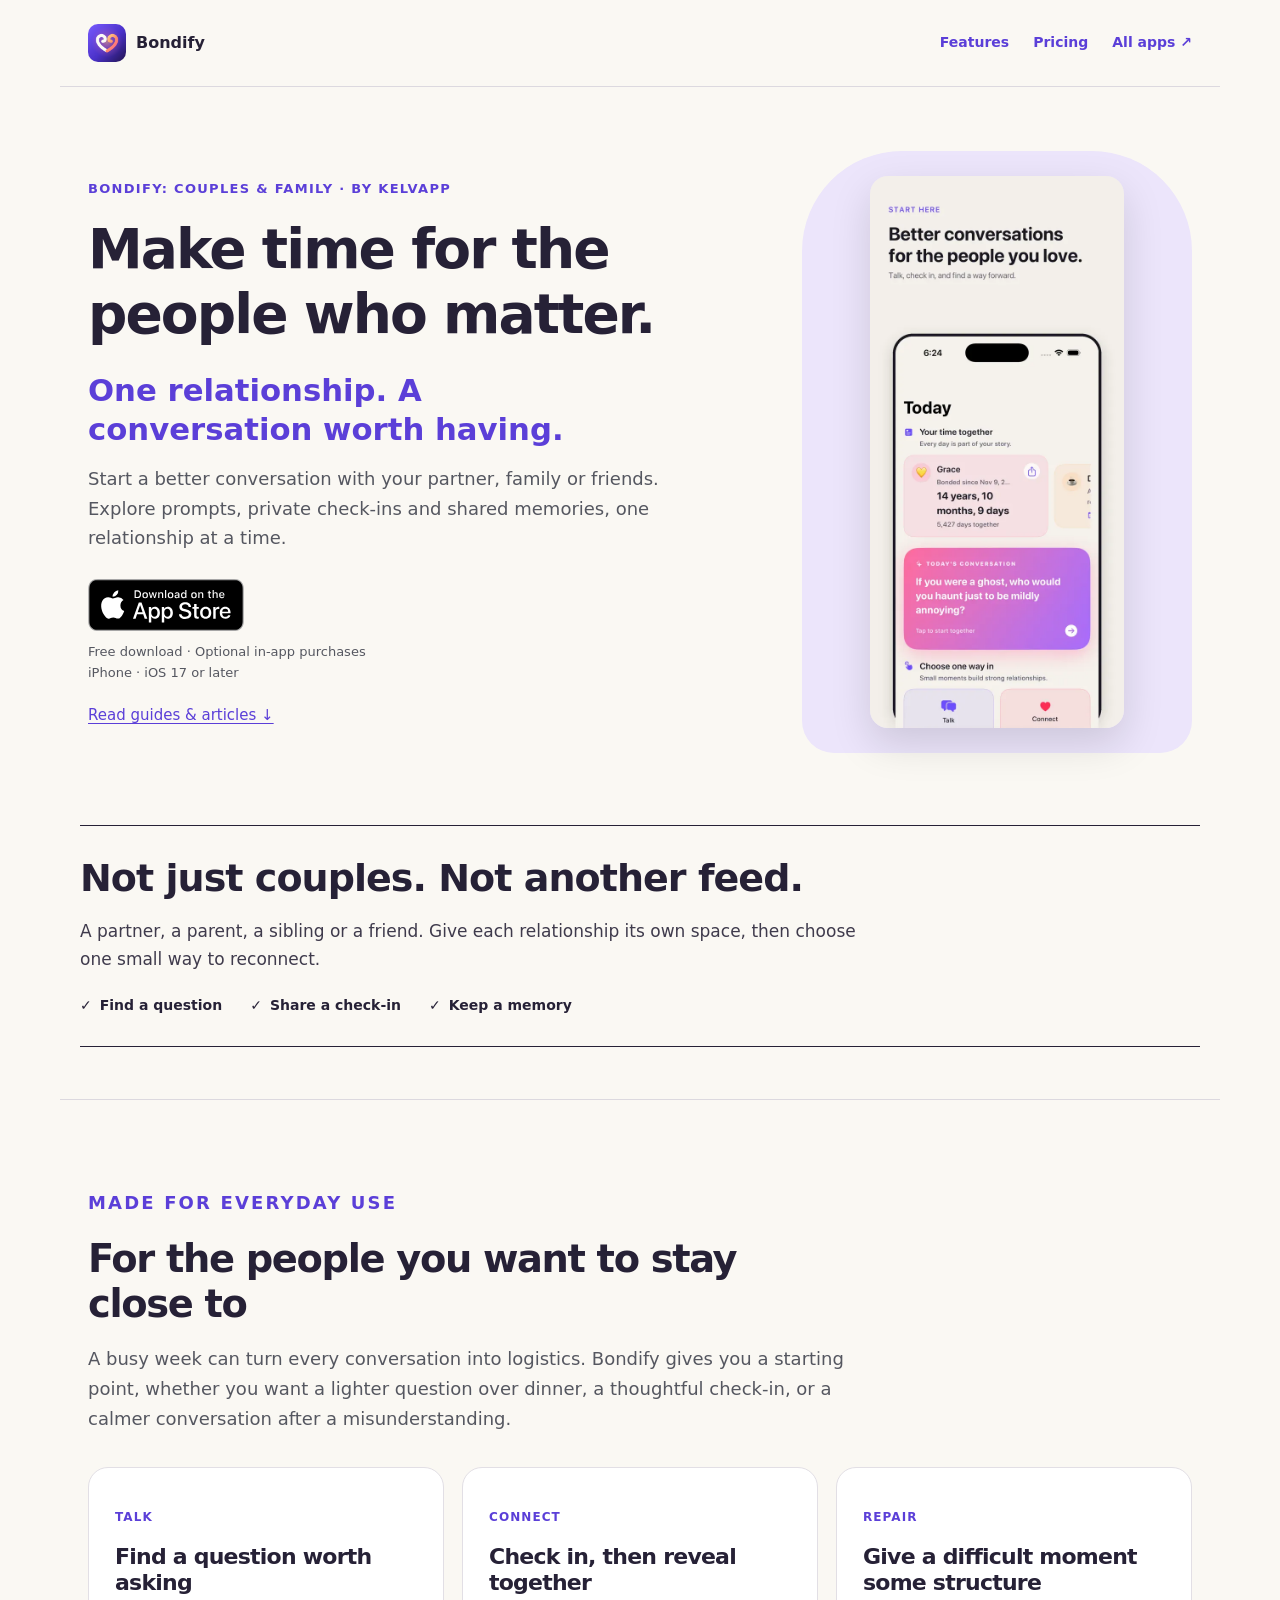
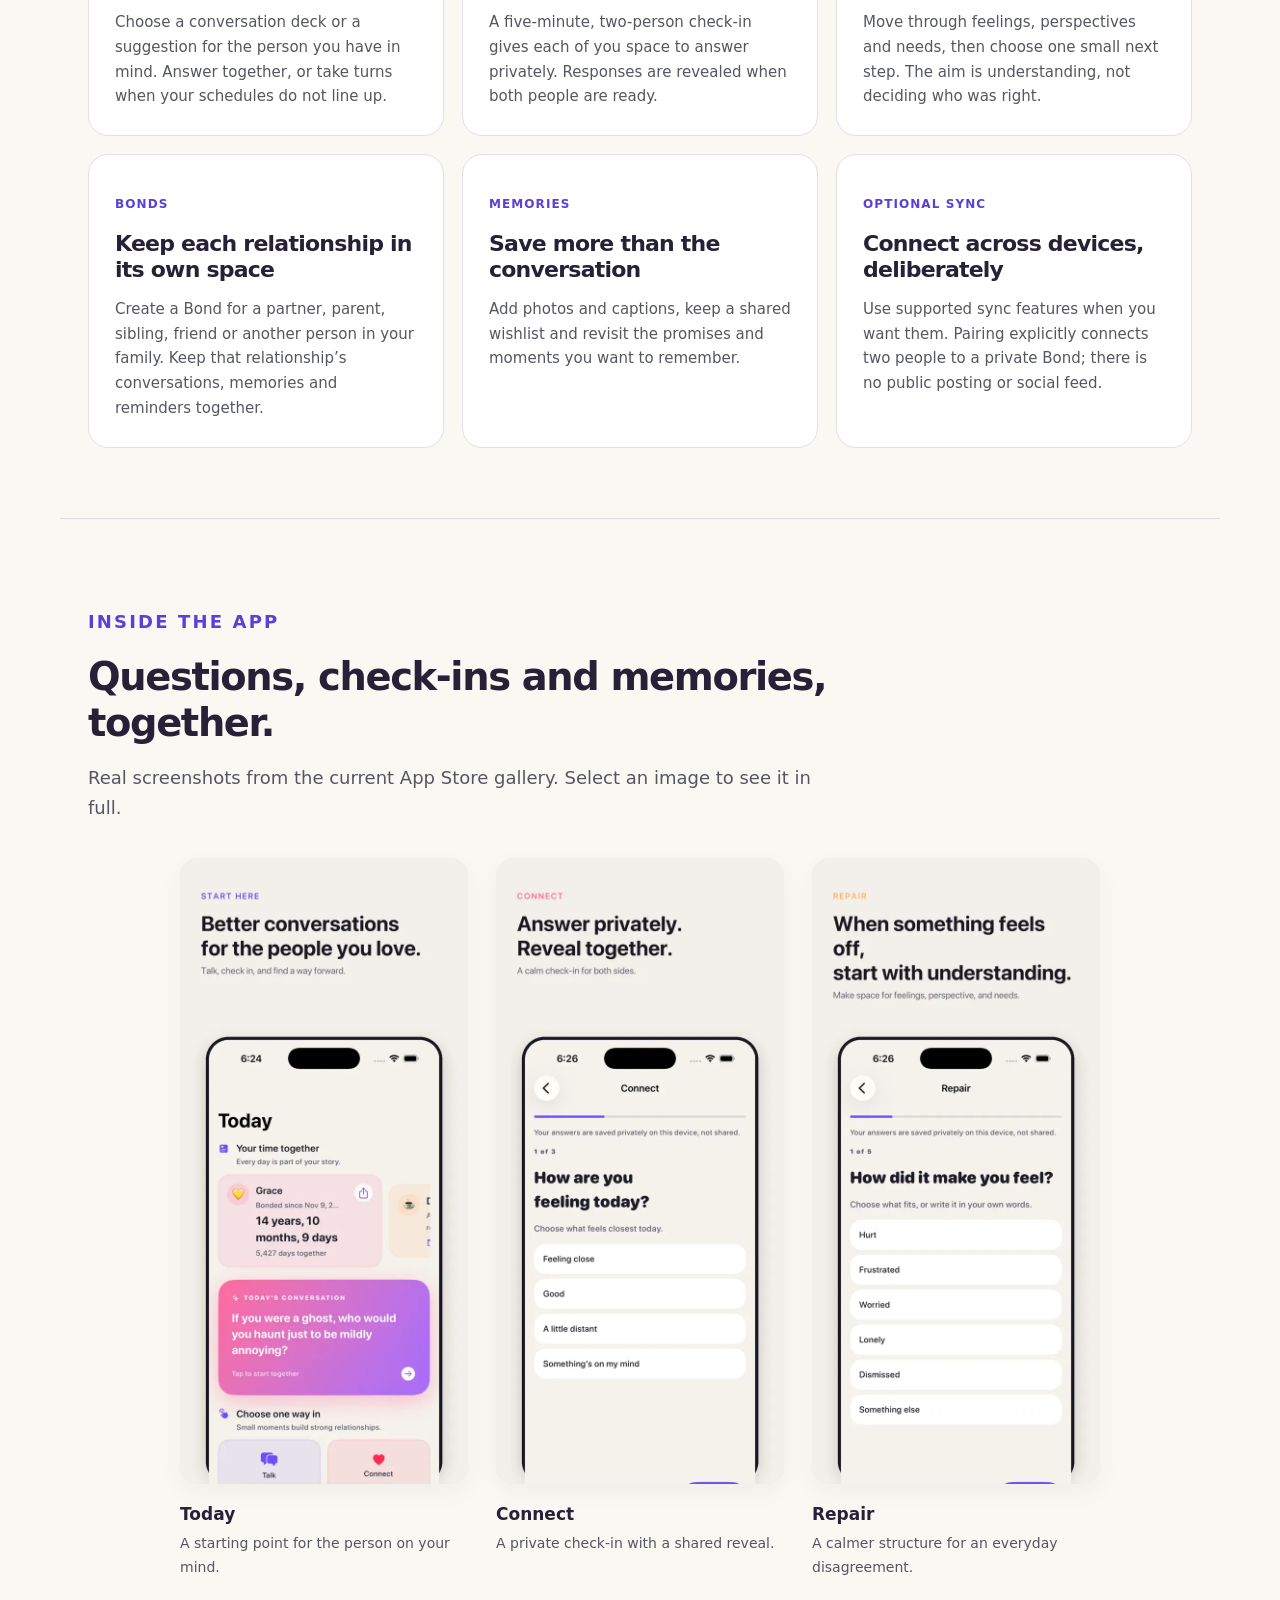
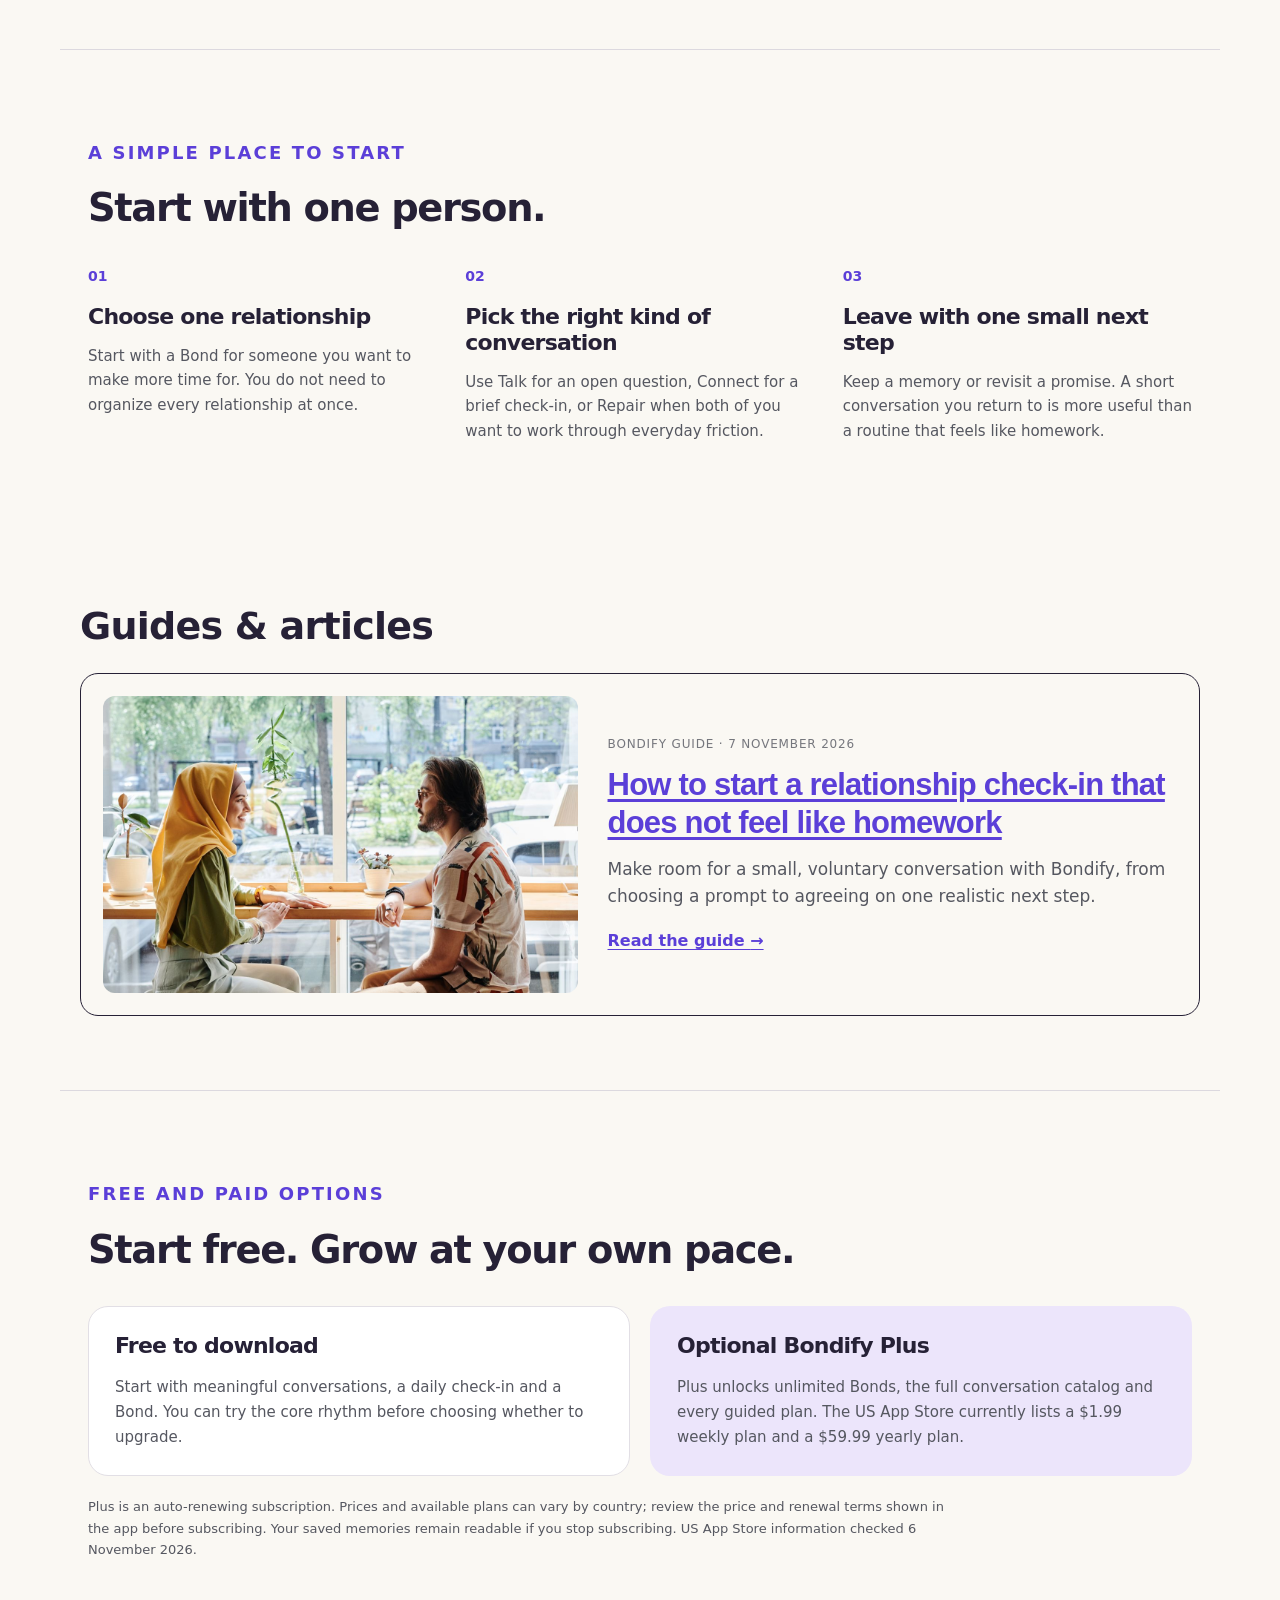
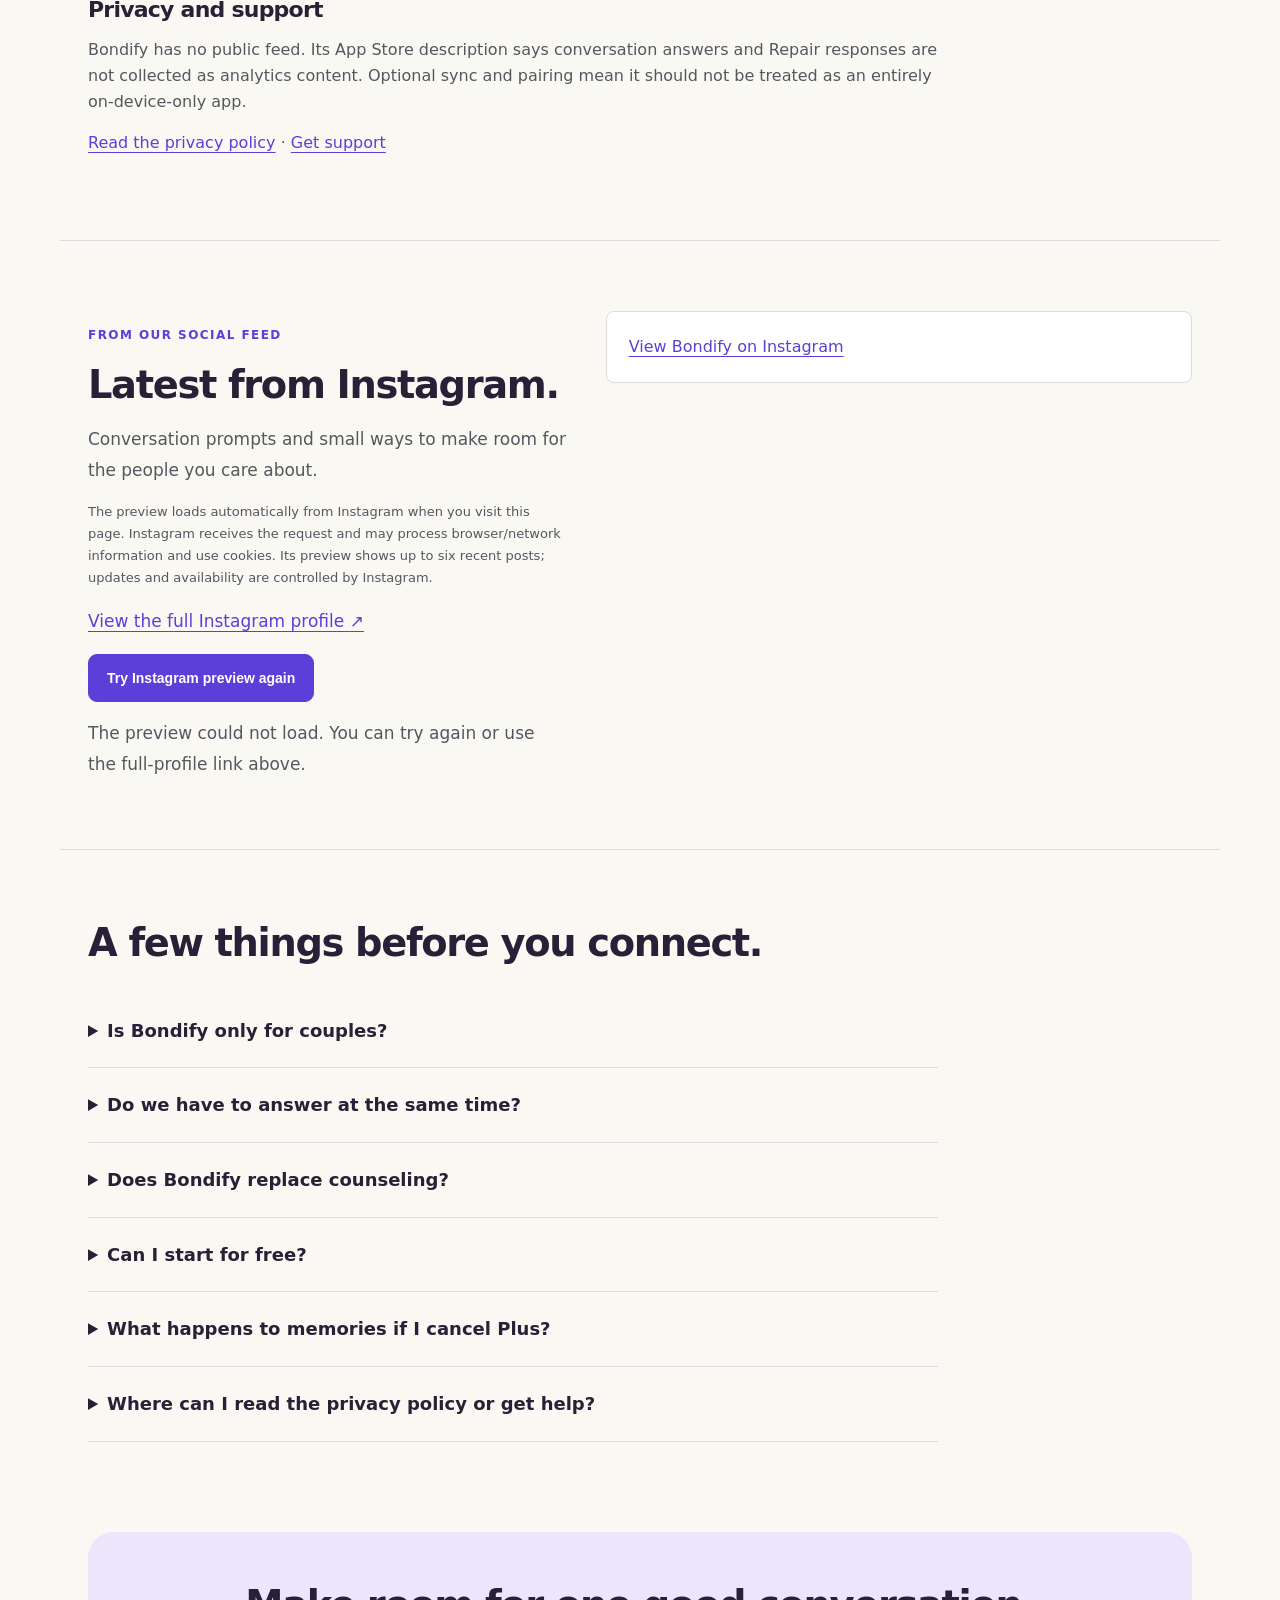
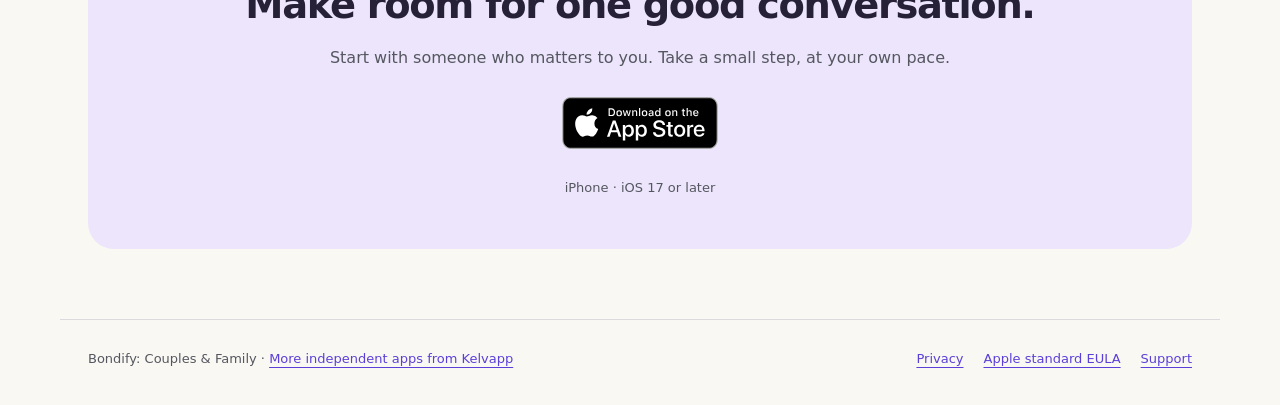
<file: index.html>
<!doctype html><html lang="en"><head><meta charset="utf-8"><meta name="viewport" content="width=device-width,initial-scale=1"><title>Bondify: Couples &amp; Family | Kelvapp</title><meta name="description" content="Conversation prompts, private check-ins and shared memories for couples, family and friends. Explore Bondify for iPhone, free features and optional Plus."><link rel="canonical" href="https://kelvapp.com/bondify/"><meta name="robots" content="index,follow"><link rel="icon" href="_kelvapp/bondify/assets/app-icon.jpg"><meta property="og:type" content="website"><meta property="og:site_name" content="Kelvapp"><meta property="og:title" content="Bondify: Couples &amp; Family"><meta property="og:description" content="Conversation prompts, private check-ins and shared memories for couples, family and friends. Explore Bondify for iPhone, free features and optional Plus."><meta property="og:url" content="https://kelvapp.com/bondify/"><meta property="og:image" content="https://kelvapp.com/bondify/assets/app-icon.jpg"><meta property="og:image:alt" content="Bondify app icon"><meta name="twitter:card" content="summary"><script type="application/ld+json">{"@context": "https://schema.org", "@graph": [{"@type": "WebPage", "@id": "https://kelvapp.com/bondify/#webpage", "name": "Bondify: Couples & Family", "url": "https://kelvapp.com/bondify/", "description": "Conversation prompts, private check-ins and shared memories for couples, family and friends. Explore Bondify for iPhone, free features and optional Plus.", "isPartOf": {"@id": "https://kelvapp.com/#website"}, "publisher": {"@id": "https://kelvapp.com/#publisher"}, "mainEntity": {"@id": "https://kelvapp.com/bondify/#app"}}, {"@type": "SoftwareApplication", "@id": "https://kelvapp.com/bondify/#app", "name": "Bondify: Couples & Family", "applicationCategory": "LifestyleApplication", "operatingSystem": "iOS 17.0 or later", "softwareVersion": "1.10.0", "identifier": "6761910667", "url": "https://kelvapp.com/bondify/", "downloadUrl": "https://apps.apple.com/us/app/bondify-couples-family/id6761910667", "sameAs": ["https://apps.apple.com/us/app/bondify-couples-family/id6761910667", "https://www.instagram.com/bondify.relationship.official/"], "image": "https://kelvapp.com/bondify/assets/app-icon.jpg", "description": "Conversation prompts, private check-ins and shared memories for couples, family and friends. Explore Bondify for iPhone, free features and optional Plus.", "publisher": {"@id": "https://kelvapp.com/#publisher"}, "offers": {"@type": "Offer", "price": "0", "priceCurrency": "USD", "description": "Free download. Optional in-app purchases."}}, {"@type": "BreadcrumbList", "itemListElement": [{"@type": "ListItem", "position": 1, "name": "Kelvapp", "item": "https://kelvapp.com/"}, {"@type": "ListItem", "position": 2, "name": "Bondify: Couples & Family", "item": "https://kelvapp.com/bondify/"}]}]}</script><style>:root{--accent:#5b3fd8;--soft:#ece5fb;--ink:#262136;--bg:#faf8f3}*{box-sizing:border-box}html{scroll-behavior:smooth}body{margin:0;background:var(--bg);color:var(--ink);font-family:system-ui,-apple-system,BlinkMacSystemFont,"Segoe UI",sans-serif;line-height:1.65}a{color:var(--accent);text-underline-offset:4px}a:hover{text-decoration-thickness:2px}a:focus-visible,summary:focus-visible{outline:3px solid var(--accent);outline-offset:5px}img{max-width:100%;height:auto}h1,h2,h3,p{margin:0}h1,h2,h3{line-height:1.18;letter-spacing:-.035em}h1{font-size:clamp(36px,4.3vw,60px);max-width:700px}h2{font-size:clamp(29px,3vw,42px)}h3{font-size:22px}p{color:#555760}strong{color:var(--ink)}.wrap{max-width:1160px;margin:auto;padding:0 28px}.skip{position:absolute;top:-100px;left:20px;background:white;padding:12px;z-index:10}.skip:focus{top:12px}.nav{display:flex;justify-content:space-between;align-items:center;gap:20px;padding-top:24px;padding-bottom:24px;border-bottom:1px solid #dcd9df}.brand{display:flex;align-items:center;gap:10px;font-weight:750;color:var(--ink);text-decoration:none}.brand img{width:38px;height:38px;border-radius:10px}.navlinks{display:flex;gap:24px;align-items:center;font-size:14px;font-weight:650}.navlinks a{text-decoration:none}.hero{display:grid;grid-template-columns:1.25fr .75fr;gap:64px;align-items:center;padding-top:64px;padding-bottom:72px}.eyebrow{text-transform:uppercase;font-size:12px;letter-spacing:.12em;font-weight:750;color:var(--accent);margin-bottom:18px}.tag{font-size:clamp(23px,2.4vw,32px);line-height:1.25;margin:24px 0 16px;max-width:530px;color:var(--accent);font-weight:650}.lede{font-size:18px;max-width:590px}.store{display:inline-flex;align-items:center;border-radius:9px;margin:26px 0 10px}.store img{width:156px;height:52px;display:block}.meta{font-size:13px}.hero-art{display:flex;justify-content:center;background:var(--soft);padding:25px;border-radius:100px 100px 32px 32px}.hero-art img{width:254px;border-radius:18px;box-shadow:0 16px 40px #0002}.section{padding-top:70px;padding-bottom:70px;border-top:1px solid #dcd9df}.intro{max-width:760px;margin-bottom:34px}.intro p{font-size:18px;margin-top:18px}.cards{display:grid;grid-template-columns:repeat(3,minmax(0,1fr));gap:18px}.card{background:white;border:1px solid #e2dfe5;border-radius:20px;padding:26px}.card .label{font-size:12px;letter-spacing:.09em;text-transform:uppercase;font-weight:750;color:var(--accent);margin-bottom:16px}.card p{font-size:15px;margin-top:14px}.gallery{display:grid;grid-template-columns:repeat(3,minmax(0,1fr));gap:28px;max-width:920px;margin:36px auto 0}.gallery figure{margin:0}.gallery a{display:block;border-radius:18px;overflow:hidden;background:var(--soft);box-shadow:0 8px 24px #0000000b}.gallery img{display:block;width:100%}.gallery figcaption{margin-top:16px;font-size:14px;color:#555760}.gallery strong{display:block;font-size:17px;margin-bottom:4px}.steps{display:grid;grid-template-columns:repeat(3,minmax(0,1fr));gap:28px;list-style:none;counter-reset:step;padding:0}.steps li{counter-increment:step}.steps li:before{content:counter(step,decimal-leading-zero);font-size:14px;font-weight:750;display:block;color:var(--accent);margin-bottom:16px}.steps p{font-size:15px;margin-top:14px}.plans{display:grid;grid-template-columns:1fr 1fr;gap:20px}.plans p{margin-top:16px}.plans .featured{background:var(--soft);border-color:transparent}.note{font-size:13px;margin-top:20px;max-width:860px}.privacy{margin-top:36px;max-width:860px}.privacy p{margin:14px 0}.faq{max-width:850px}.faq h2{margin-bottom:28px}details{padding:22px 0;border-bottom:1px solid #dcd9df}summary{font-weight:650;font-size:18px;cursor:pointer}details p{margin-top:14px;max-width:760px}.cta{padding:50px;background:var(--soft);border-radius:26px;margin-top:20px;margin-bottom:70px;text-align:center}.cta p{margin:18px auto 0}.footer{display:flex;justify-content:space-between;gap:20px;flex-wrap:wrap;border-top:1px solid #dcd9df;padding-top:28px;padding-bottom:36px;font-size:13px}.footer nav{display:flex;gap:20px;flex-wrap:wrap}.small{font-size:13px}@media(max-width:800px){.hero{gap:28px;grid-template-columns:1fr 1fr}.cards{grid-template-columns:1fr 1fr}.navlinks{gap:16px}.wrap{padding-left:24px;padding-right:24px}.gallery{gap:16px}.hero-art{padding:18px}}@media(max-width:600px){.navlinks .optional{display:none}.brand{font-size:15px}.hero{grid-template-columns:1fr;padding-top:40px;padding-bottom:48px;gap:34px}.hero-art{padding:24px;max-width:360px;width:100%;margin:auto}.hero-art img{width:240px}.lede{font-size:17px}h1{font-size:36px}.tag{font-size:25px}.section{padding-top:48px;padding-bottom:48px}.cards,.plans,.steps{grid-template-columns:1fr}.gallery{grid-template-columns:1fr;max-width:300px;gap:32px}.card{padding:24px}.steps{gap:30px}.cta{padding:32px 22px;margin-bottom:48px}.footer{display:block}.footer nav{margin-top:18px}.intro p{font-size:17px}.wrap{padding-left:22px;padding-right:22px}}@media(prefers-reduced-motion:reduce){html{scroll-behavior:auto}}</style><link rel="stylesheet" href="_kelvapp/assets/social/instagram.css"><style id="app-article-styles">.app-guide-section{width:min(1120px,calc(100% - 40px));margin:50px auto;padding:24px 0;scroll-margin-top:25px}.app-guide-section>h2{font-size:clamp(28px,4vw,38px);line-height:1.2;margin:0 0 24px;letter-spacing:-.02em}.app-article-card{display:grid;grid-template-columns:minmax(0,1fr) minmax(0,1.2fr);gap:30px;border:1px solid currentColor;border-radius:18px;padding:22px;align-items:center;text-align:left}.app-article-card img{display:block;width:100%;height:auto;aspect-ratio:16/10;object-fit:cover;border-radius:12px}.app-article-card h3{font:700 clamp(23px,3vw,31px)/1.22 -apple-system,BlinkMacSystemFont,Segoe UI,sans-serif;letter-spacing:-.025em;margin:8px 0 14px;max-width:none}.app-article-card p{font-size:17px;line-height:1.6;margin:0 0 18px;max-width:none}.app-article-card .app-article-meta{font-size:12px;letter-spacing:.07em;text-transform:uppercase;margin:0 0 12px;opacity:.8}.app-article-card .app-article-read{font-size:16px;font-weight:700;text-decoration:underline;text-underline-offset:.2em}.kelvapp-guide-jump{font-size:15px!important;line-height:1.5;margin-top:20px!important}.kelvapp-guide-jump a{text-decoration:underline;text-underline-offset:.2em}.guide-strip .app-guide-section,.reading-preview .app-guide-section{width:100%;margin:24px 0 32px;padding:0}.guide-strip .app-article-card{display:grid;grid-template-columns:minmax(0,1fr) minmax(0,1.2fr)}.guide-strip .app-article-card>div{display:block}.guide-strip .app-article-card a{display:inline;font-size:inherit}.guide-strip .app-article-card h3 a{font-size:inherit}@media(max-width:650px){.app-guide-section{margin:32px auto}.app-article-card,.guide-strip .app-article-card{grid-template-columns:minmax(0,1fr);gap:20px;padding:18px}.app-article-card h3{font-size:25px}.app-article-card p{font-size:16px}.app-guide-section>h2{font-size:29px}}</style><style id="mobile-navigation-20261110">/* Scoped mobile navigation hardening. No content or privacy changes. */
@media (max-width: 600px) {
  .nav.wrap { flex-wrap: wrap; gap: 8px 16px; padding-top: 16px; padding-bottom: 16px; }
  .nav.wrap > .brand { min-height: 44px; min-width: 0; overflow-wrap: anywhere; }
  .nav.wrap > .navlinks { flex: 1 1 100%; flex-wrap: wrap; gap: 4px 20px; }
  .nav.wrap > .navlinks a, .nav.wrap > .navlinks .optional { display: inline-flex; align-items: center; min-height: 44px; }
  .footer nav { gap: 4px 20px; }
  .footer nav a { display: inline-flex; align-items: center; min-height: 44px; }
  .hero > *, .cards > *, .plans > *, .steps > * { min-width: 0; }
  .hero h1, .card h3 { overflow-wrap: anywhere; }
  .app-article-read { display: inline-flex; align-items: center; min-height: 44px; }
}
</style><style id="kv-reconcile-20261110">
/* App-specific editorial bridge; no JS, tracking or new assets. */
.kv-story{width:min(1120px,calc(100% - 44px));margin:0 auto 52px;padding:30px 0;border-top:1px solid currentColor;border-bottom:1px solid currentColor;color:inherit;text-align:left}.kv-story h2{font:700 clamp(26px,3vw,38px)/1.18 system-ui,sans-serif;letter-spacing:-.025em;max-width:780px;margin:0 0 16px}.kv-story p{font:400 17px/1.65 system-ui,sans-serif;max-width:780px;margin:0; color:inherit;opacity:.88}.kv-story ul{display:flex;flex-wrap:wrap;gap:12px 28px;list-style:none;padding:0;margin:22px 0 0}.kv-story li{font:650 14px/1.5 system-ui,sans-serif;margin:0}.kv-story li:before{content:'✓';margin-right:8px}.hero .kv-product-name{font-size:13px;text-transform:uppercase;letter-spacing:.1em;font-weight:750}.hero h1{overflow-wrap:break-word}@media(max-width:600px){.hero.wrap .tag{font-size:21px;margin-top:18px}.hero.wrap .lede{font-size:16px}.kv-story{margin-bottom:34px;padding:24px 0}.kv-story ul{display:grid;gap:10px}.kv-story h2{font-size:28px}}
</style></head><body><a class="skip" href="#main">Skip to content</a><header class="nav wrap"><a class="brand" href="https://kelvapp.com/bondify/" aria-label="Bondify: Couples &amp; Family"><img src="_kelvapp/bondify/assets/app-icon.jpg" width="38" height="38" alt="">Bondify</a><nav class="navlinks" aria-label="Main navigation"><a class="optional" href="#features">Features</a><a href="#pricing">Pricing</a><a href="https://kelvapp.com/">All apps ↗</a></nav></header><main id="main"><section class="hero wrap"><div><p class="eyebrow kv-product-name">Bondify: Couples &amp; Family · By Kelvapp</p><h1>Make time for the people who matter.</h1><p class="tag">One relationship. A conversation worth having.</p><p class="lede">Start a better conversation with your partner, family or friends. Explore prompts, private check-ins and shared memories, one relationship at a time.</p><a class="store" href="https://apps.apple.com/us/app/bondify-couples-family/id6761910667" aria-label="Download Bondify: Couples &amp; Family on the App Store"><img src="_kelvapp/assets/app-store-badge.svg" width="156" height="52" alt="Download on the App Store"></a><p class="meta">Free download · Optional in-app purchases<br>iPhone · iOS 17 or later</p><p class="kelvapp-guide-jump"><a href="#app-guides">Read guides &amp; articles ↓</a></p></div><div class="hero-art"><img src="_kelvapp/bondify/assets/screen-1.webp" width="600" height="1300" fetchpriority="high" alt="Bondify App Store screenshot showing Today and a conversation prompt"></div></section><section class="kv-story" aria-labelledby="kv-story-title"><h2 id="kv-story-title">Not just couples. Not another feed.</h2><p>A partner, a parent, a sibling or a friend. Give each relationship its own space, then choose one small way to reconnect.</p><ul><li>Find a question</li><li>Share a check-in</li><li>Keep a memory</li></ul></section><section class="section wrap" id="features"><div class="intro"><p class="eyebrow">Made for everyday use</p><h2>For the people you want to stay close to</h2><p>A busy week can turn every conversation into logistics. Bondify gives you a starting point, whether you want a lighter question over dinner, a thoughtful check-in, or a calmer conversation after a misunderstanding.</p></div><div class="cards"><article class="card"><p class="label">Talk</p><h3>Find a question worth asking</h3><p>Choose a conversation deck or a suggestion for the person you have in mind. Answer together, or take turns when your schedules do not line up.</p></article><article class="card"><p class="label">Connect</p><h3>Check in, then reveal together</h3><p>A five-minute, two-person check-in gives each of you space to answer privately. Responses are revealed when both people are ready.</p></article><article class="card"><p class="label">Repair</p><h3>Give a difficult moment some structure</h3><p>Move through feelings, perspectives and needs, then choose one small next step. The aim is understanding, not deciding who was right.</p></article><article class="card"><p class="label">Bonds</p><h3>Keep each relationship in its own space</h3><p>Create a Bond for a partner, parent, sibling, friend or another person in your family. Keep that relationship’s conversations, memories and reminders together.</p></article><article class="card"><p class="label">Memories</p><h3>Save more than the conversation</h3><p>Add photos and captions, keep a shared wishlist and revisit the promises and moments you want to remember.</p></article><article class="card"><p class="label">Optional sync</p><h3>Connect across devices, deliberately</h3><p>Use supported sync features when you want them. Pairing explicitly connects two people to a private Bond; there is no public posting or social feed.</p></article></div></section><section class="section wrap" aria-labelledby="screenshots"><div class="intro"><p class="eyebrow">Inside the app</p><h2 id="screenshots">Questions, check-ins and memories, together.</h2><p>Real screenshots from the current App Store gallery. Select an image to see it in full.</p></div><div class="gallery"><figure><a href="_kelvapp/bondify/assets/screen-1.webp" aria-label="View full Today screenshot"><img src="_kelvapp/bondify/assets/screen-1.webp" width="600" height="1300" loading="lazy" alt="Bondify App Store screenshot showing Today and a conversation prompt"></a><figcaption><strong>Today</strong>A starting point for the person on your mind.</figcaption></figure><figure><a href="_kelvapp/bondify/assets/screen-2.webp" aria-label="View full Connect screenshot"><img src="_kelvapp/bondify/assets/screen-2.webp" width="600" height="1300" loading="lazy" alt="Bondify App Store screenshot showing the Connect check-in"></a><figcaption><strong>Connect</strong>A private check-in with a shared reveal.</figcaption></figure><figure><a href="_kelvapp/bondify/assets/screen-3.webp" aria-label="View full Repair screenshot"><img src="_kelvapp/bondify/assets/screen-3.webp" width="600" height="1300" loading="lazy" alt="Bondify App Store screenshot showing the Repair conversation flow"></a><figcaption><strong>Repair</strong>A calmer structure for an everyday disagreement.</figcaption></figure></div></section><section class="section wrap"><div class="intro"><p class="eyebrow">A simple place to start</p><h2>Start with one person.</h2></div><ol class="steps"><li><h3>Choose one relationship</h3><p>Start with a Bond for someone you want to make more time for. You do not need to organize every relationship at once.</p></li><li><h3>Pick the right kind of conversation</h3><p>Use Talk for an open question, Connect for a brief check-in, or Repair when both of you want to work through everyday friction.</p></li><li><h3>Leave with one small next step</h3><p>Keep a memory or revisit a promise. A short conversation you return to is more useful than a routine that feels like homework.</p></li></ol></section><section class="app-guide-section" id="app-guides" aria-labelledby="app-guides-title"><h2 id="app-guides-title">Guides &amp; articles</h2><article class="app-article-card"><a href="_kelvapp/bondify/guides/low-pressure-relationship-check-in/index.html" tabindex="-1" aria-hidden="true"><img src="_kelvapp/assets/guides/bondify.jpg" alt="" width="640" height="400" loading="lazy"></a><div><p class="app-article-meta">Bondify guide · 7 November 2026</p><h3><a href="_kelvapp/bondify/guides/low-pressure-relationship-check-in/index.html">How to start a relationship check-in that does not feel like homework</a></h3><p>Make room for a small, voluntary conversation with Bondify, from choosing a prompt to agreeing on one realistic next step.</p><a class="app-article-read" href="_kelvapp/bondify/guides/low-pressure-relationship-check-in/index.html">Read the guide <span aria-hidden="true">→</span></a></div></article></section><section class="section wrap" id="pricing"><div class="intro"><p class="eyebrow">Free and paid options</p><h2>Start free. Grow at your own pace.</h2></div><div class="plans"><article class="card"><h3>Free to download</h3><p>Start with meaningful conversations, a daily check-in and a Bond. You can try the core rhythm before choosing whether to upgrade.</p></article><article class="card featured"><h3>Optional Bondify Plus</h3><p>Plus unlocks unlimited Bonds, the full conversation catalog and every guided plan. The US App Store currently lists a $1.99 weekly plan and a $59.99 yearly plan.</p></article></div><p class="note">Plus is an auto-renewing subscription. Prices and available plans can vary by country; review the price and renewal terms shown in the app before subscribing. Your saved memories remain readable if you stop subscribing. US App Store information checked 6 November 2026.</p><div class="privacy"><h3>Privacy and support</h3><p>Bondify has no public feed. Its App Store description says conversation answers and Repair responses are not collected as analytics content. Optional sync and pairing mean it should not be treated as an entirely on-device-only app.</p><p><a href="https://zhiyao92.github.io/ios-apps/privacy-policy.html">Read the privacy policy</a> · <a href="https://zhiyao92.github.io/ios-apps/contact-us.html">Get support</a></p></div></section><section class="instagram-section wrap" id="instagram-latest" aria-labelledby="instagram-title"><div class="instagram-intro"><p class="eyebrow">FROM OUR SOCIAL FEED</p><h2 id="instagram-title">Latest from Instagram.</h2><p>Conversation prompts and small ways to make room for the people you care about.</p><p class="instagram-privacy">The preview loads automatically from Instagram when you visit this page. Instagram receives the request and may process browser/network information and use cookies. Its preview shows up to six recent posts; updates and availability are controlled by Instagram.</p><p><a href="https://www.instagram.com/bondify.relationship.official/" target="_blank" rel="noopener noreferrer">View the full Instagram profile <span aria-hidden="true">↗</span></a></p><button class="instagram-load" id="instagram-load" type="button" aria-controls="instagram-preview" aria-expanded="false" hidden>Try Instagram preview again</button><p class="instagram-status" id="instagram-status" role="status" aria-live="polite"></p><noscript><p>Use the profile link to view posts on Instagram.</p></noscript></div><div id="instagram-preview" class="instagram-preview" hidden></div><template id="instagram-template"><blockquote class="instagram-media" data-instgrm-permalink="https://www.instagram.com/bondify.relationship.official/" data-instgrm-version="14"><a href="https://www.instagram.com/bondify.relationship.official/" target="_blank" rel="noopener noreferrer">View Bondify on Instagram</a></blockquote></template></section><section class="section wrap"><div class="faq"><h2>A few things before you connect.</h2><details><summary>Is Bondify only for couples?</summary><p>No. It supports separate Bonds for partners, friends, parents, siblings and other family relationships.</p></details><details><summary>Do we have to answer at the same time?</summary><p>Talk can be used together or asynchronously. Connect keeps answers private until both people are ready for the shared reveal.</p></details><details><summary>Does Bondify replace counseling?</summary><p>No. It is a conversation and reflection tool, not therapy or an emergency service. Use Repair for everyday friction when both people are comfortable participating.</p></details><details><summary>Can I start for free?</summary><p>Yes. The free app includes meaningful conversations, a daily check-in and a Bond. Plus expands the catalog, guided plans and number of Bonds.</p></details><details><summary>What happens to memories if I cancel Plus?</summary><p>The current App Store description says your memories remain readable after you stop subscribing.</p></details><details><summary>Where can I read the privacy policy or get help?</summary><p>Use the Privacy and Support links below for the existing developer policy and contact page.</p></details></div></section><div class="wrap"><section class="cta"><h2>Make room for one good conversation.</h2><p>Start with someone who matters to you. Take a small step, at your own pace.</p><a class="store" href="https://apps.apple.com/us/app/bondify-couples-family/id6761910667" aria-label="Download Bondify: Couples &amp; Family on the App Store"><img src="_kelvapp/assets/app-store-badge.svg" width="156" height="52" alt="Download on the App Store"></a><p class="small">iPhone · iOS 17 or later</p></section></div></main><footer class="footer wrap"><p>Bondify: Couples &amp; Family · <a href="https://kelvapp.com/">More independent apps from Kelvapp</a></p><nav aria-label="Legal and support"><a href="https://zhiyao92.github.io/ios-apps/privacy-policy.html">Privacy</a><a href="https://www.apple.com/legal/internet-services/itunes/dev/stdeula/">Apple standard EULA</a><a href="https://zhiyao92.github.io/ios-apps/contact-us.html">Support</a></nav></footer><script src="_kelvapp/assets/social/instagram.js?v=20261106-auto" defer></script></body></html>
</file>
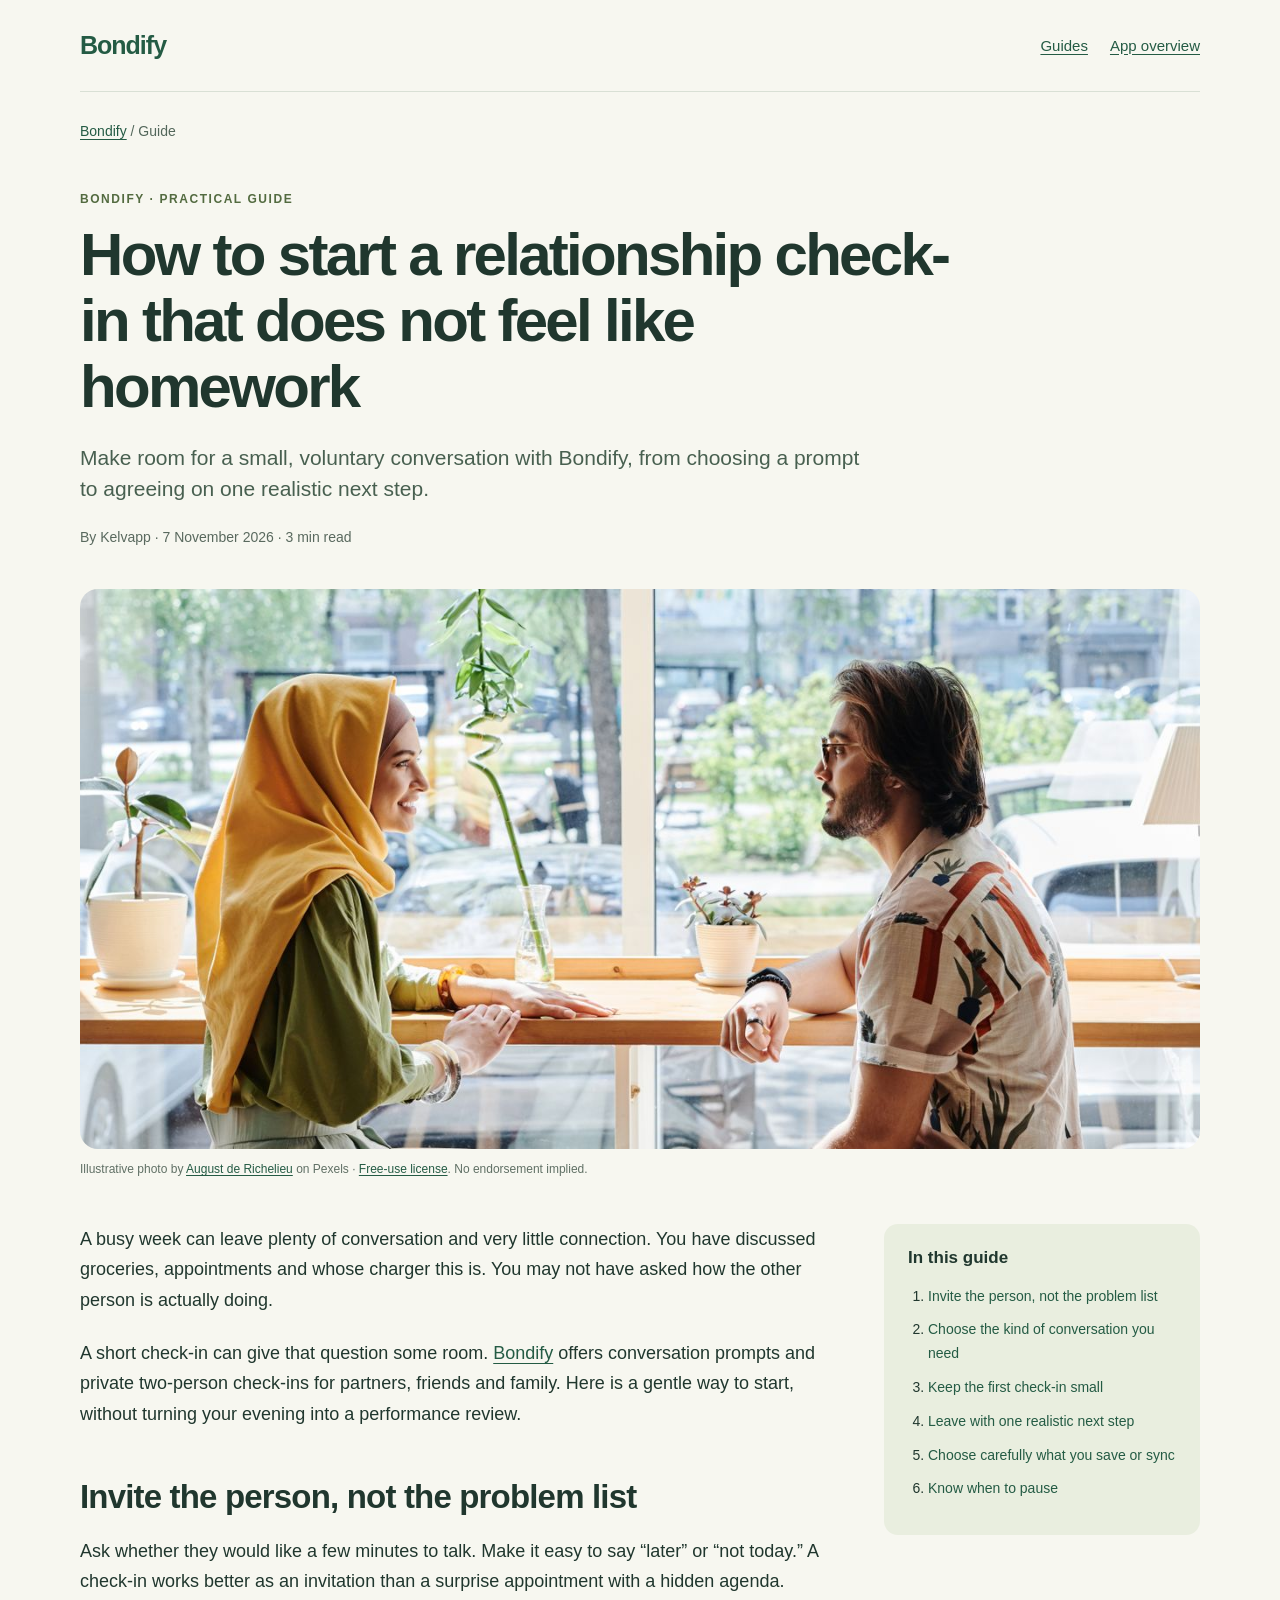
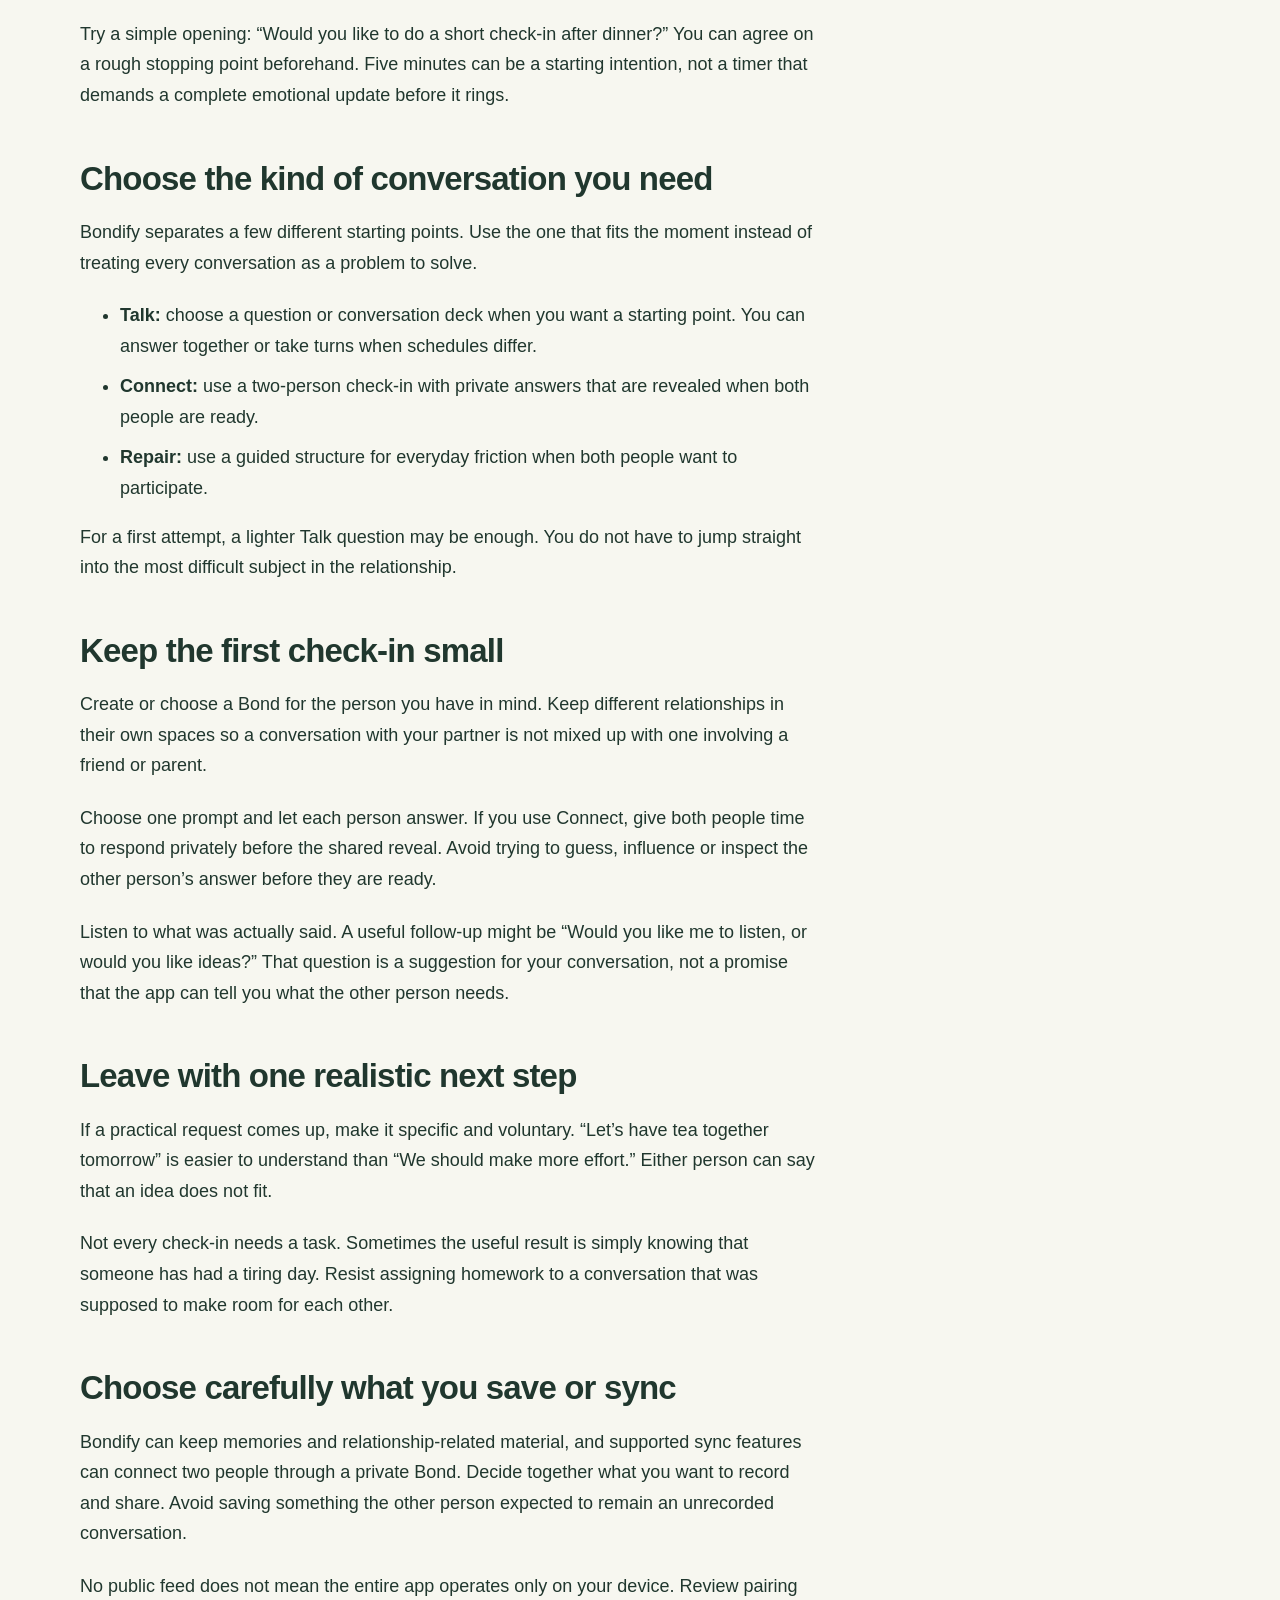
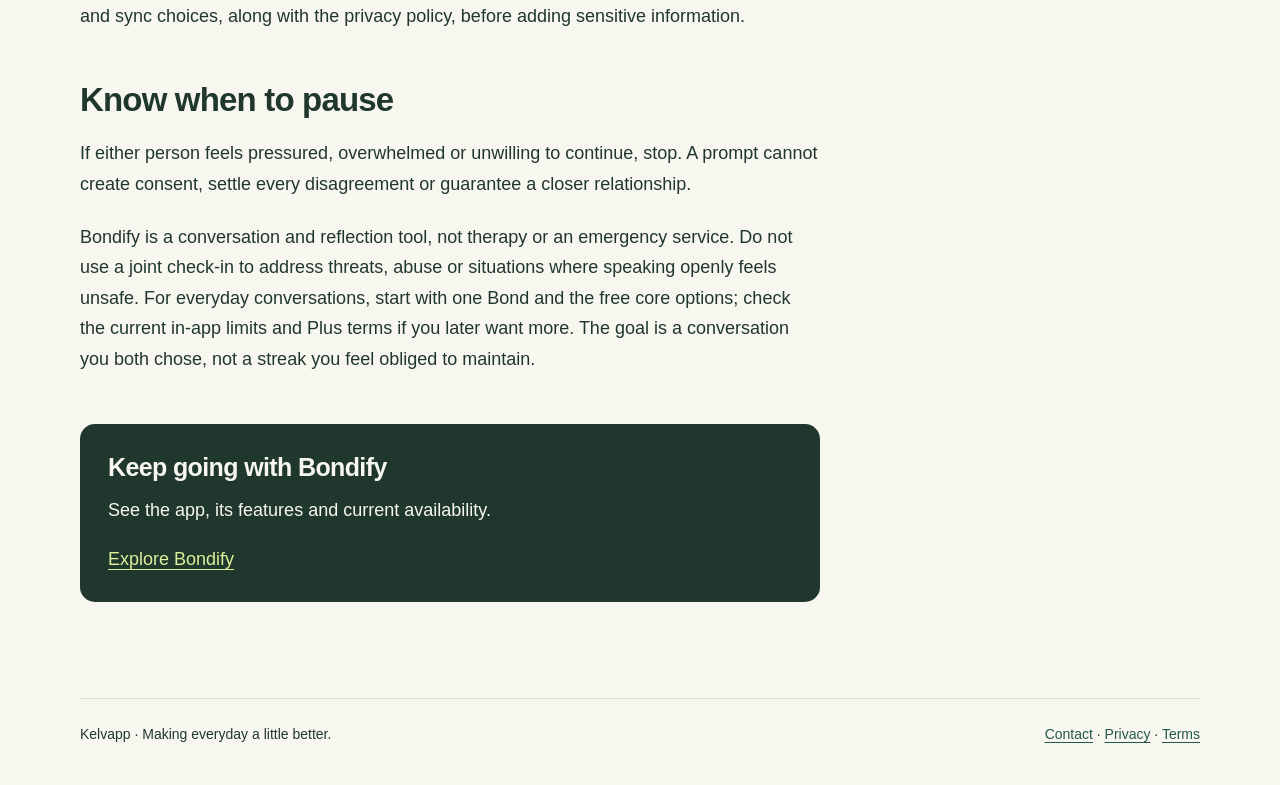
<file: _kelvapp/bondify/guides/low-pressure-relationship-check-in/index.html>
<!doctype html><html lang="en"><head><meta charset="utf-8"><meta name="viewport" content="width=device-width,initial-scale=1"><title>How to start a relationship check-in that does not feel like homework | Kelvapp</title><meta name="description" content="Make room for a small, voluntary conversation with Bondify, from choosing a prompt to agreeing on one realistic next step."><meta name="robots" content="index,follow"><link rel="canonical" href="https://kelvapp.com/bondify/guides/low-pressure-relationship-check-in/"><link rel="stylesheet" href="../../../assets/guides/guide.css"><meta property="og:site_name" content="Kelvapp"><meta property="og:type" content="article"><meta property="og:title" content="How to start a relationship check-in that does not feel like homework"><meta property="og:description" content="Make room for a small, voluntary conversation with Bondify, from choosing a prompt to agreeing on one realistic next step."><meta property="og:url" content="https://kelvapp.com/bondify/guides/low-pressure-relationship-check-in/"><meta property="og:image" content="https://kelvapp.com/assets/guides/bondify.jpg"><meta name="twitter:card" content="summary_large_image"><meta name="twitter:image" content="https://kelvapp.com/assets/guides/bondify.jpg"><script type="application/ld+json">{"@context": "https://schema.org", "@graph": [{"@type": "Article", "headline": "How to start a relationship check-in that does not feel like homework", "description": "Make room for a small, voluntary conversation with Bondify, from choosing a prompt to agreeing on one realistic next step.", "datePublished": "2026-11-07", "dateModified": "2026-11-07", "mainEntityOfPage": "https://kelvapp.com/bondify/guides/low-pressure-relationship-check-in/", "url": "https://kelvapp.com/bondify/guides/low-pressure-relationship-check-in/", "inLanguage": "en", "image": "https://kelvapp.com/assets/guides/bondify.jpg", "author": {"@type": "Organization", "name": "Kelvapp", "url": "https://kelvapp.com/"}, "publisher": {"@type": "Organization", "name": "Kelvapp", "url": "https://kelvapp.com/"}, "wordCount": 638}, {"@type": "BreadcrumbList", "itemListElement": [{"@type": "ListItem", "position": 1, "name": "Kelvapp", "item": "https://kelvapp.com/"}, {"@type": "ListItem", "position": 2, "name": "Bondify", "item": "https://kelvapp.com/bondify/"}, {"@type": "ListItem", "position": 3, "name": "How to start a relationship check-in that does not feel like homework", "item": "https://kelvapp.com/bondify/guides/low-pressure-relationship-check-in/"}]}]}</script></head><body><a class="skip" href="#main">Skip to content</a><div class="wrap"><header class="site-header"><a class="brand" href="../../../../index.html">Bondify</a><nav aria-label="Bondify navigation"><a href="../../../../index.html#app-guides">Guides</a><a href="../../../../index.html">App overview</a></nav></header><main id="main"><nav class="crumb" aria-label="Breadcrumb"><a href="../../../../index.html">Bondify</a> / Guide</nav><header class="article-head"><p class="eyebrow">Bondify · Practical guide</p><h1>How to start a relationship check-in that does not feel like homework</h1><p class="dek">Make room for a small, voluntary conversation with Bondify, from choosing a prompt to agreeing on one realistic next step.</p><p class="byline">By Kelvapp · <time datetime="2026-11-07">7 November 2026</time> · 3 min read</p></header><figure class="hero"><img src="../../../assets/guides/bondify.jpg" width="1280" height="640" style="object-position:50% 50%" alt="Two people talking together at a café." fetchpriority="high"><figcaption>Illustrative photo by <a href="https://www.pexels.com/photo/people-having-a-conversation-at-a-coffee-shop-8367214/">August de Richelieu</a> on Pexels · <a href="https://www.pexels.com/license/">Free-use license</a>. No endorsement implied.</figcaption></figure><div class="article-layout"><article class="article-body"><p>A busy week can leave plenty of conversation and very little connection. You have discussed groceries, appointments and whose charger this is. You may not have asked how the other person is actually doing.</p>
<p>A short check-in can give that question some room. <a href="../../../../index.html">Bondify</a> offers conversation prompts and private two-person check-ins for partners, friends and family. Here is a gentle way to start, without turning your evening into a performance review.</p>
<h2 id="invite-the-person-not-the-problem-list">Invite the person, not the problem list</h2>
<p>Ask whether they would like a few minutes to talk. Make it easy to say “later” or “not today.” A check-in works better as an invitation than a surprise appointment with a hidden agenda.</p>
<p>Try a simple opening: “Would you like to do a short check-in after dinner?” You can agree on a rough stopping point beforehand. Five minutes can be a starting intention, not a timer that demands a complete emotional update before it rings.</p>
<h2 id="choose-the-kind-of-conversation-you-need">Choose the kind of conversation you need</h2>
<p>Bondify separates a few different starting points. Use the one that fits the moment instead of treating every conversation as a problem to solve.</p>
<ul>
<li><strong>Talk:</strong> choose a question or conversation deck when you want a starting point. You can answer together or take turns when schedules differ.</li>
<li><strong>Connect:</strong> use a two-person check-in with private answers that are revealed when both people are ready.</li>
<li><strong>Repair:</strong> use a guided structure for everyday friction when both people want to participate.</li>
</ul>
<p>For a first attempt, a lighter Talk question may be enough. You do not have to jump straight into the most difficult subject in the relationship.</p>
<h2 id="keep-the-first-check-in-small">Keep the first check-in small</h2>
<p>Create or choose a Bond for the person you have in mind. Keep different relationships in their own spaces so a conversation with your partner is not mixed up with one involving a friend or parent.</p>
<p>Choose one prompt and let each person answer. If you use Connect, give both people time to respond privately before the shared reveal. Avoid trying to guess, influence or inspect the other person’s answer before they are ready.</p>
<p>Listen to what was actually said. A useful follow-up might be “Would you like me to listen, or would you like ideas?” That question is a suggestion for your conversation, not a promise that the app can tell you what the other person needs.</p>
<h2 id="leave-with-one-realistic-next-step">Leave with one realistic next step</h2>
<p>If a practical request comes up, make it specific and voluntary. “Let’s have tea together tomorrow” is easier to understand than “We should make more effort.” Either person can say that an idea does not fit.</p>
<p>Not every check-in needs a task. Sometimes the useful result is simply knowing that someone has had a tiring day. Resist assigning homework to a conversation that was supposed to make room for each other.</p>
<h2 id="choose-carefully-what-you-save-or-sync">Choose carefully what you save or sync</h2>
<p>Bondify can keep memories and relationship-related material, and supported sync features can connect two people through a private Bond. Decide together what you want to record and share. Avoid saving something the other person expected to remain an unrecorded conversation.</p>
<p>No public feed does not mean the entire app operates only on your device. Review pairing and sync choices, along with the privacy policy, before adding sensitive information.</p>
<h2 id="know-when-to-pause">Know when to pause</h2>
<p>If either person feels pressured, overwhelmed or unwilling to continue, stop. A prompt cannot create consent, settle every disagreement or guarantee a closer relationship.</p>
<p>Bondify is a conversation and reflection tool, not therapy or an emergency service. Do not use a joint check-in to address threats, abuse or situations where speaking openly feels unsafe. For everyday conversations, start with one Bond and the free core options; check the current in-app limits and Plus terms if you later want more. The goal is a conversation you both chose, not a streak you feel obliged to maintain.</p><aside class="next"><h2>Keep going with Bondify</h2><p>See the app, its features and current availability.</p><a href="../../../../index.html">Explore Bondify</a></aside></article><aside class="sidebar"><h2>In this guide</h2><ol><li><a href="#invite-the-person-not-the-problem-list">Invite the person, not the problem list</a></li><li><a href="#choose-the-kind-of-conversation-you-need">Choose the kind of conversation you need</a></li><li><a href="#keep-the-first-check-in-small">Keep the first check-in small</a></li><li><a href="#leave-with-one-realistic-next-step">Leave with one realistic next step</a></li><li><a href="#choose-carefully-what-you-save-or-sync">Choose carefully what you save or sync</a></li><li><a href="#know-when-to-pause">Know when to pause</a></li></ol></aside></div></main><footer class="foot"><span>Kelvapp · Making everyday a little better.</span><nav aria-label="Support and legal"><a href="https://kelvapp.com/contact/">Contact</a> · <a href="https://kelvapp.com/privacy/">Privacy</a> · <a href="https://kelvapp.com/terms/">Terms</a></nav></footer></div></body></html>
</file>
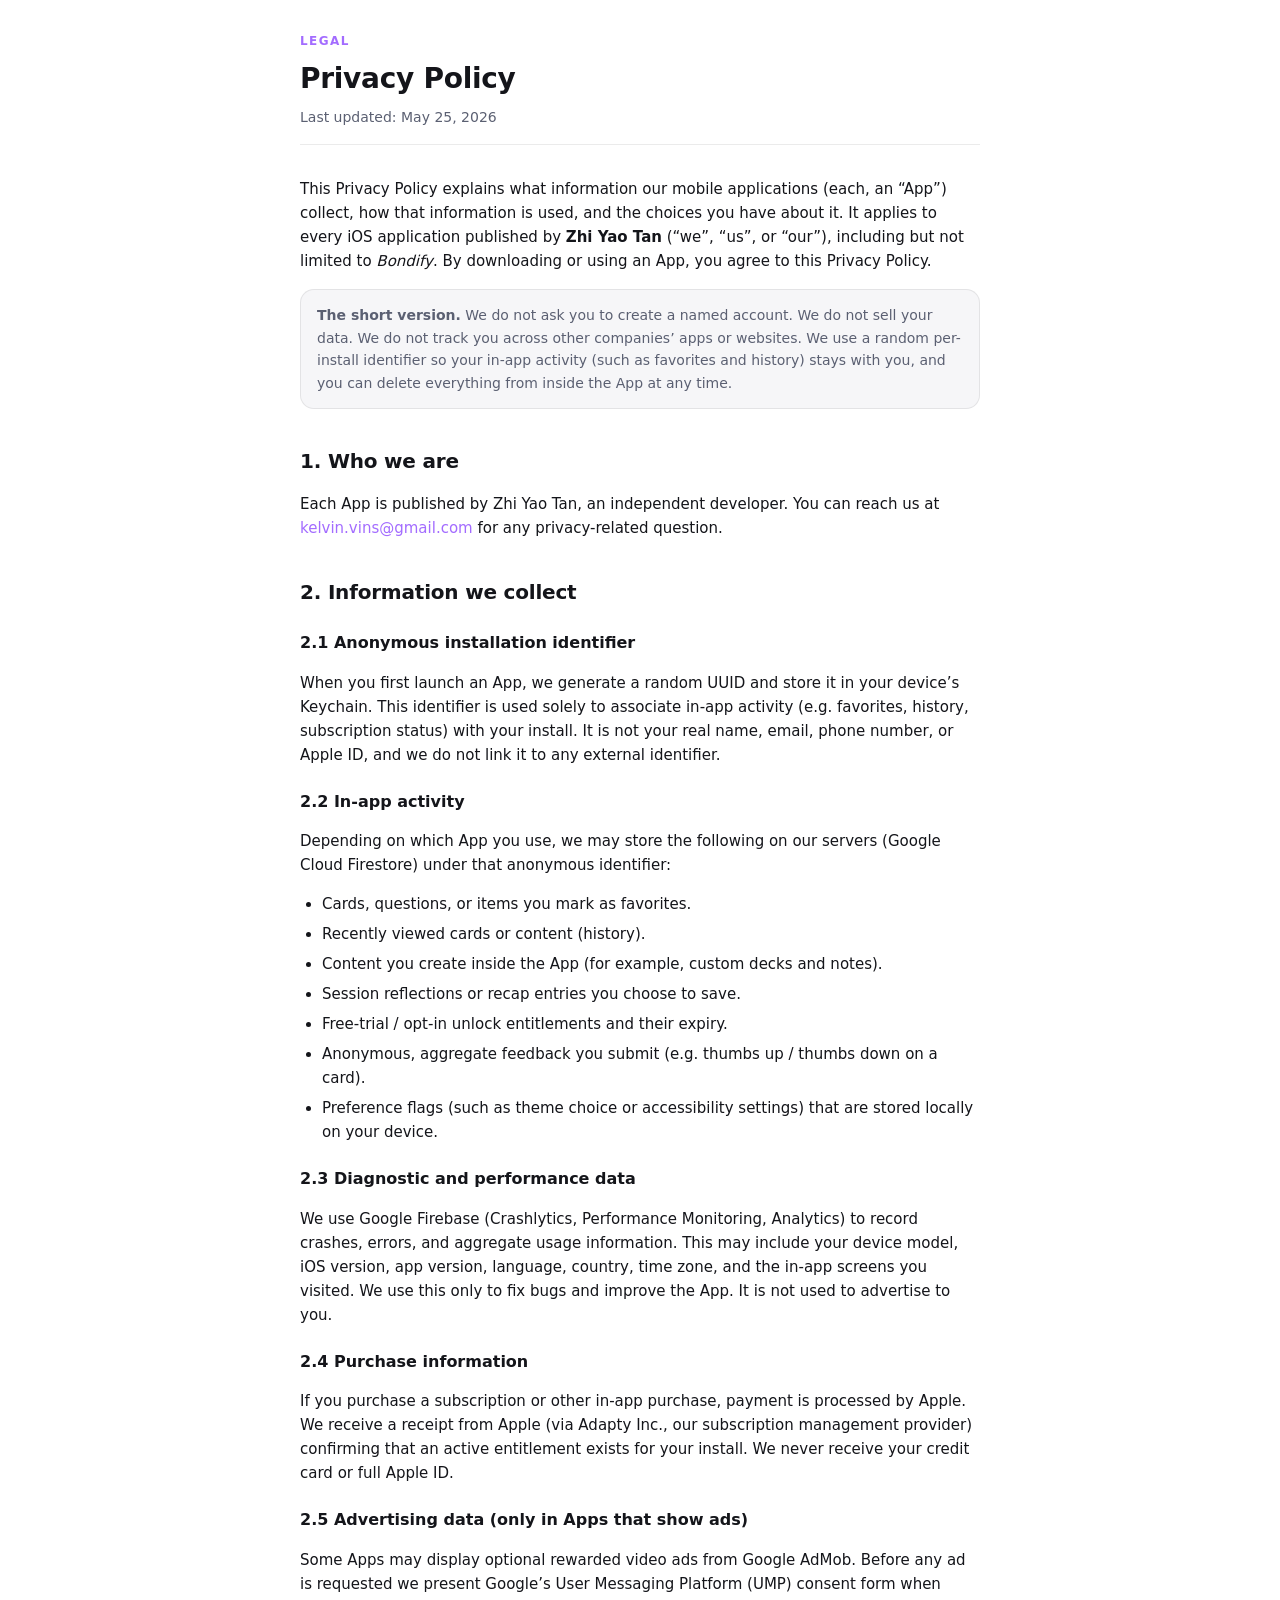
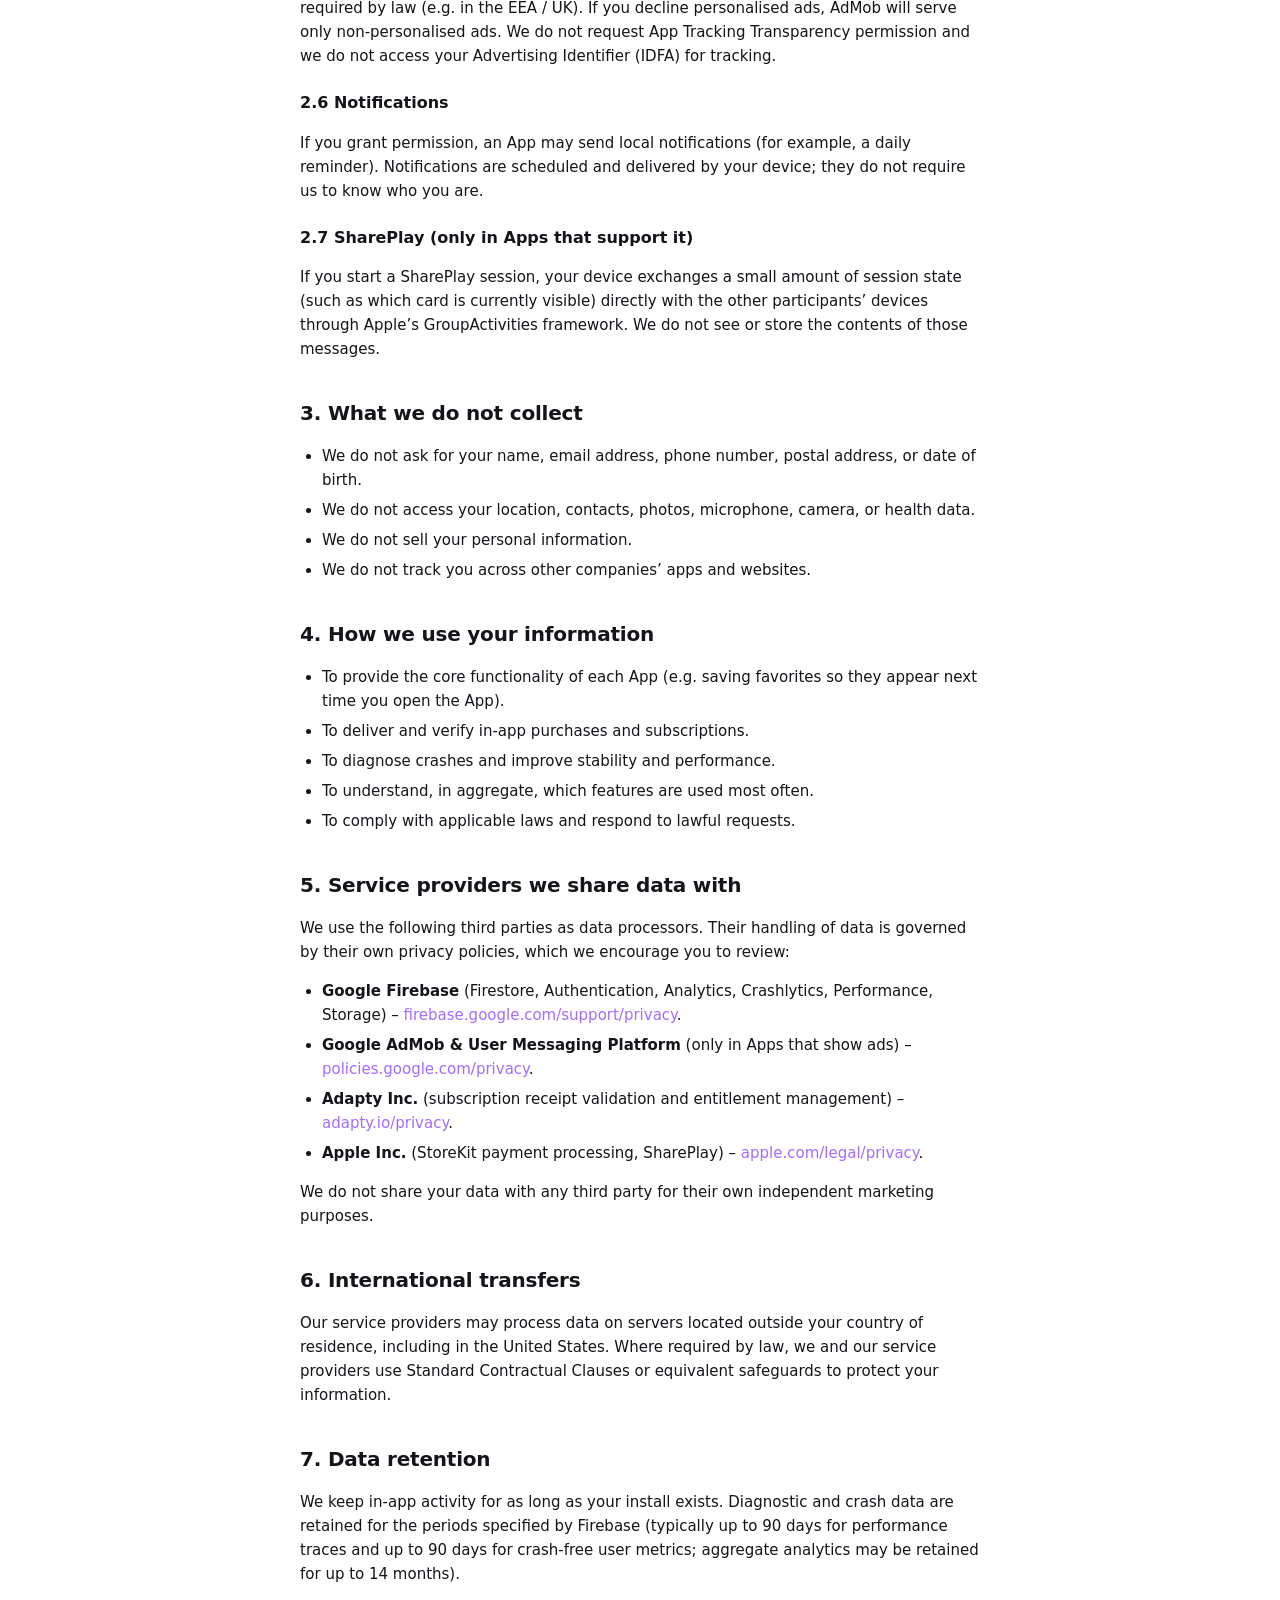
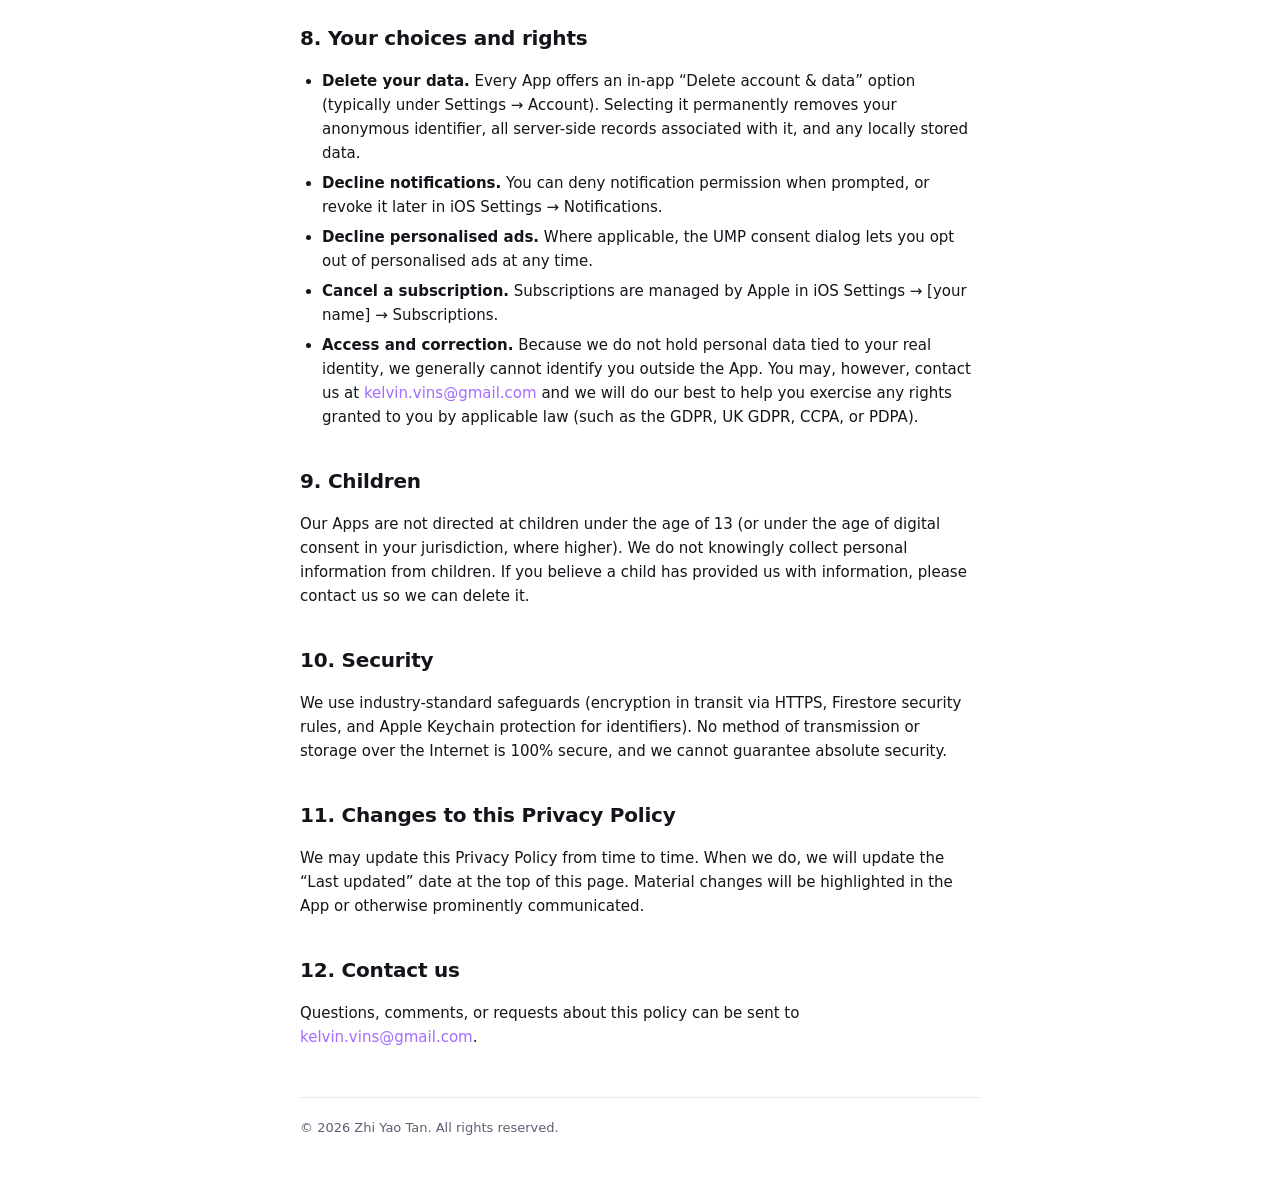
<file: privacy-policy.html>
<!DOCTYPE html>
<html lang="en">
<head>
<meta charset="UTF-8" />
<meta name="viewport" content="width=device-width, initial-scale=1, viewport-fit=cover" />
<title>Privacy Policy</title>
<style>
  :root {
    color-scheme: light dark;
    --bg: #ffffff;
    --surface: #f6f6f8;
    --text: #14151a;
    --text-secondary: #5b6072;
    --accent: #A36CFF;
    --border: rgba(0, 0, 0, 0.08);
  }
  @media (prefers-color-scheme: dark) {
    :root {
      --bg: #0d0d12;
      --surface: #1a1b22;
      --text: #f3f4f8;
      --text-secondary: #9aa0b3;
      --border: rgba(255, 255, 255, 0.08);
    }
  }
  * { box-sizing: border-box; }
  html, body {
    margin: 0;
    padding: 0;
    background: var(--bg);
    color: var(--text);
    font-family: -apple-system, BlinkMacSystemFont, "SF Pro Text", "Segoe UI", system-ui, sans-serif;
    font-size: 16px;
    line-height: 1.6;
    -webkit-font-smoothing: antialiased;
  }
  main {
    max-width: 720px;
    margin: 0 auto;
    padding: 32px 20px 64px;
  }
  header {
    border-bottom: 1px solid var(--border);
    padding-bottom: 16px;
    margin-bottom: 32px;
  }
  header .eyebrow {
    text-transform: uppercase;
    letter-spacing: 0.12em;
    font-size: 12px;
    font-weight: 700;
    color: var(--accent);
  }
  h1 {
    margin: 6px 0 4px;
    font-size: 28px;
    font-weight: 800;
    letter-spacing: -0.01em;
  }
  .updated {
    color: var(--text-secondary);
    font-size: 14px;
  }
  h2 {
    margin-top: 36px;
    margin-bottom: 8px;
    font-size: 20px;
    font-weight: 700;
    letter-spacing: -0.01em;
  }
  h3 {
    margin-top: 22px;
    margin-bottom: 4px;
    font-size: 16px;
    font-weight: 700;
  }
  p, ul {
    color: var(--text);
    font-size: 15px;
  }
  ul { padding-left: 22px; }
  li { margin-bottom: 6px; }
  a {
    color: var(--accent);
    text-decoration: none;
  }
  a:hover { text-decoration: underline; }
  code {
    background: var(--surface);
    padding: 1px 6px;
    border-radius: 6px;
    font-size: 13px;
    font-family: ui-monospace, SFMono-Regular, Menlo, monospace;
  }
  .callout {
    background: var(--surface);
    border: 1px solid var(--border);
    border-radius: 14px;
    padding: 14px 16px;
    margin: 16px 0;
    font-size: 14px;
    color: var(--text-secondary);
  }
  footer {
    margin-top: 48px;
    padding-top: 20px;
    border-top: 1px solid var(--border);
    color: var(--text-secondary);
    font-size: 13px;
  }
</style>
</head>
<body>
<main>
  <header>
    <div class="eyebrow">Legal</div>
    <h1>Privacy Policy</h1>
    <div class="updated">Last updated: May 25, 2026</div>
  </header>

  <p>
    This Privacy Policy explains what information our mobile applications
    (each, an &ldquo;App&rdquo;) collect, how that information is used, and the
    choices you have about it. It applies to every iOS application published
    by <strong>Zhi Yao Tan</strong> (&ldquo;we&rdquo;, &ldquo;us&rdquo;, or
    &ldquo;our&rdquo;), including but not limited to <em>Bondify</em>. By
    downloading or using an App, you agree to this Privacy Policy.
  </p>

  <div class="callout">
    <strong>The short version.</strong> We do not ask you to create a named
    account. We do not sell your data. We do not track you across other
    companies&rsquo; apps or websites. We use a random per-install identifier so
    your in-app activity (such as favorites and history) stays with you, and you
    can delete everything from inside the App at any time.
  </div>

  <h2>1. Who we are</h2>
  <p>
    Each App is published by Zhi Yao Tan, an independent developer. You can
    reach us at <a href="mailto:kelvin.vins@gmail.com">kelvin.vins@gmail.com</a>
    for any privacy-related question.
  </p>

  <h2>2. Information we collect</h2>

  <h3>2.1 Anonymous installation identifier</h3>
  <p>
    When you first launch an App, we generate a random UUID and store it in your
    device&rsquo;s Keychain. This identifier is used solely to associate
    in-app activity (e.g. favorites, history, subscription status) with your
    install. It is not your real name, email, phone number, or Apple ID, and we
    do not link it to any external identifier.
  </p>

  <h3>2.2 In-app activity</h3>
  <p>
    Depending on which App you use, we may store the following on our servers
    (Google Cloud Firestore) under that anonymous identifier:
  </p>
  <ul>
    <li>Cards, questions, or items you mark as favorites.</li>
    <li>Recently viewed cards or content (history).</li>
    <li>Content you create inside the App (for example, custom decks and notes).</li>
    <li>Session reflections or recap entries you choose to save.</li>
    <li>Free-trial / opt-in unlock entitlements and their expiry.</li>
    <li>Anonymous, aggregate feedback you submit (e.g. thumbs up / thumbs down
        on a card).</li>
    <li>Preference flags (such as theme choice or accessibility settings) that
        are stored locally on your device.</li>
  </ul>

  <h3>2.3 Diagnostic and performance data</h3>
  <p>
    We use Google Firebase (Crashlytics, Performance Monitoring, Analytics) to
    record crashes, errors, and aggregate usage information. This may include
    your device model, iOS version, app version, language, country, time zone,
    and the in-app screens you visited. We use this only to fix bugs and
    improve the App. It is not used to advertise to you.
  </p>

  <h3>2.4 Purchase information</h3>
  <p>
    If you purchase a subscription or other in-app purchase, payment is
    processed by Apple. We receive a receipt from Apple (via Adapty Inc., our
    subscription management provider) confirming that an active entitlement
    exists for your install. We never receive your credit card or full Apple
    ID.
  </p>

  <h3>2.5 Advertising data (only in Apps that show ads)</h3>
  <p>
    Some Apps may display optional rewarded video ads from Google AdMob. Before
    any ad is requested we present Google&rsquo;s User Messaging Platform (UMP)
    consent form when required by law (e.g. in the EEA / UK). If you decline
    personalised ads, AdMob will serve only non-personalised ads. We do not
    request App Tracking Transparency permission and we do not access your
    Advertising Identifier (IDFA) for tracking.
  </p>

  <h3>2.6 Notifications</h3>
  <p>
    If you grant permission, an App may send local notifications (for example,
    a daily reminder). Notifications are scheduled and delivered by your device;
    they do not require us to know who you are.
  </p>

  <h3>2.7 SharePlay (only in Apps that support it)</h3>
  <p>
    If you start a SharePlay session, your device exchanges a small amount of
    session state (such as which card is currently visible) directly with the
    other participants&rsquo; devices through Apple&rsquo;s GroupActivities
    framework. We do not see or store the contents of those messages.
  </p>

  <h2>3. What we do not collect</h2>
  <ul>
    <li>We do not ask for your name, email address, phone number, postal
        address, or date of birth.</li>
    <li>We do not access your location, contacts, photos, microphone, camera,
        or health data.</li>
    <li>We do not sell your personal information.</li>
    <li>We do not track you across other companies&rsquo; apps and websites.</li>
  </ul>

  <h2>4. How we use your information</h2>
  <ul>
    <li>To provide the core functionality of each App (e.g. saving favorites so
        they appear next time you open the App).</li>
    <li>To deliver and verify in-app purchases and subscriptions.</li>
    <li>To diagnose crashes and improve stability and performance.</li>
    <li>To understand, in aggregate, which features are used most often.</li>
    <li>To comply with applicable laws and respond to lawful requests.</li>
  </ul>

  <h2>5. Service providers we share data with</h2>
  <p>
    We use the following third parties as data processors. Their handling of
    data is governed by their own privacy policies, which we encourage you to
    review:
  </p>
  <ul>
    <li><strong>Google Firebase</strong> (Firestore, Authentication, Analytics,
        Crashlytics, Performance, Storage) &ndash;
        <a href="https://firebase.google.com/support/privacy" target="_blank" rel="noopener">firebase.google.com/support/privacy</a>.</li>
    <li><strong>Google AdMob &amp; User Messaging Platform</strong> (only in
        Apps that show ads) &ndash;
        <a href="https://policies.google.com/privacy" target="_blank" rel="noopener">policies.google.com/privacy</a>.</li>
    <li><strong>Adapty Inc.</strong> (subscription receipt validation and
        entitlement management) &ndash;
        <a href="https://adapty.io/privacy/" target="_blank" rel="noopener">adapty.io/privacy</a>.</li>
    <li><strong>Apple Inc.</strong> (StoreKit payment processing,
        SharePlay) &ndash;
        <a href="https://www.apple.com/legal/privacy/" target="_blank" rel="noopener">apple.com/legal/privacy</a>.</li>
  </ul>
  <p>
    We do not share your data with any third party for their own independent
    marketing purposes.
  </p>

  <h2>6. International transfers</h2>
  <p>
    Our service providers may process data on servers located outside your
    country of residence, including in the United States. Where required by
    law, we and our service providers use Standard Contractual Clauses or
    equivalent safeguards to protect your information.
  </p>

  <h2>7. Data retention</h2>
  <p>
    We keep in-app activity for as long as your install exists. Diagnostic and
    crash data are retained for the periods specified by Firebase
    (typically up to 90 days for performance traces and up to 90 days for
    crash-free user metrics; aggregate analytics may be retained for up to
    14&nbsp;months).
  </p>

  <h2>8. Your choices and rights</h2>
  <ul>
    <li><strong>Delete your data.</strong> Every App offers an in-app
        &ldquo;Delete account &amp; data&rdquo; option (typically under
        Settings &rarr; Account). Selecting it permanently removes your
        anonymous identifier, all server-side records associated with it,
        and any locally stored data.</li>
    <li><strong>Decline notifications.</strong> You can deny notification
        permission when prompted, or revoke it later in iOS Settings &rarr;
        Notifications.</li>
    <li><strong>Decline personalised ads.</strong> Where applicable, the UMP
        consent dialog lets you opt out of personalised ads at any time.</li>
    <li><strong>Cancel a subscription.</strong> Subscriptions are managed by
        Apple in iOS Settings &rarr; [your name] &rarr; Subscriptions.</li>
    <li><strong>Access and correction.</strong> Because we do not hold personal
        data tied to your real identity, we generally cannot identify you
        outside the App. You may, however, contact us at
        <a href="mailto:kelvin.vins@gmail.com">kelvin.vins@gmail.com</a> and
        we will do our best to help you exercise any rights granted to you by
        applicable law (such as the GDPR, UK GDPR, CCPA, or PDPA).</li>
  </ul>

  <h2>9. Children</h2>
  <p>
    Our Apps are not directed at children under the age of 13 (or under the age
    of digital consent in your jurisdiction, where higher). We do not knowingly
    collect personal information from children. If you believe a child has
    provided us with information, please contact us so we can delete it.
  </p>

  <h2>10. Security</h2>
  <p>
    We use industry-standard safeguards (encryption in transit via HTTPS,
    Firestore security rules, and Apple Keychain protection for identifiers).
    No method of transmission or storage over the Internet is 100% secure, and
    we cannot guarantee absolute security.
  </p>

  <h2>11. Changes to this Privacy Policy</h2>
  <p>
    We may update this Privacy Policy from time to time. When we do, we will
    update the &ldquo;Last updated&rdquo; date at the top of this page.
    Material changes will be highlighted in the App or otherwise prominently
    communicated.
  </p>

  <h2>12. Contact us</h2>
  <p>
    Questions, comments, or requests about this policy can be sent to
    <a href="mailto:kelvin.vins@gmail.com">kelvin.vins@gmail.com</a>.
  </p>

  <footer>
    &copy; 2026 Zhi Yao Tan. All rights reserved.
  </footer>
</main>
</body>
</html>
</file>
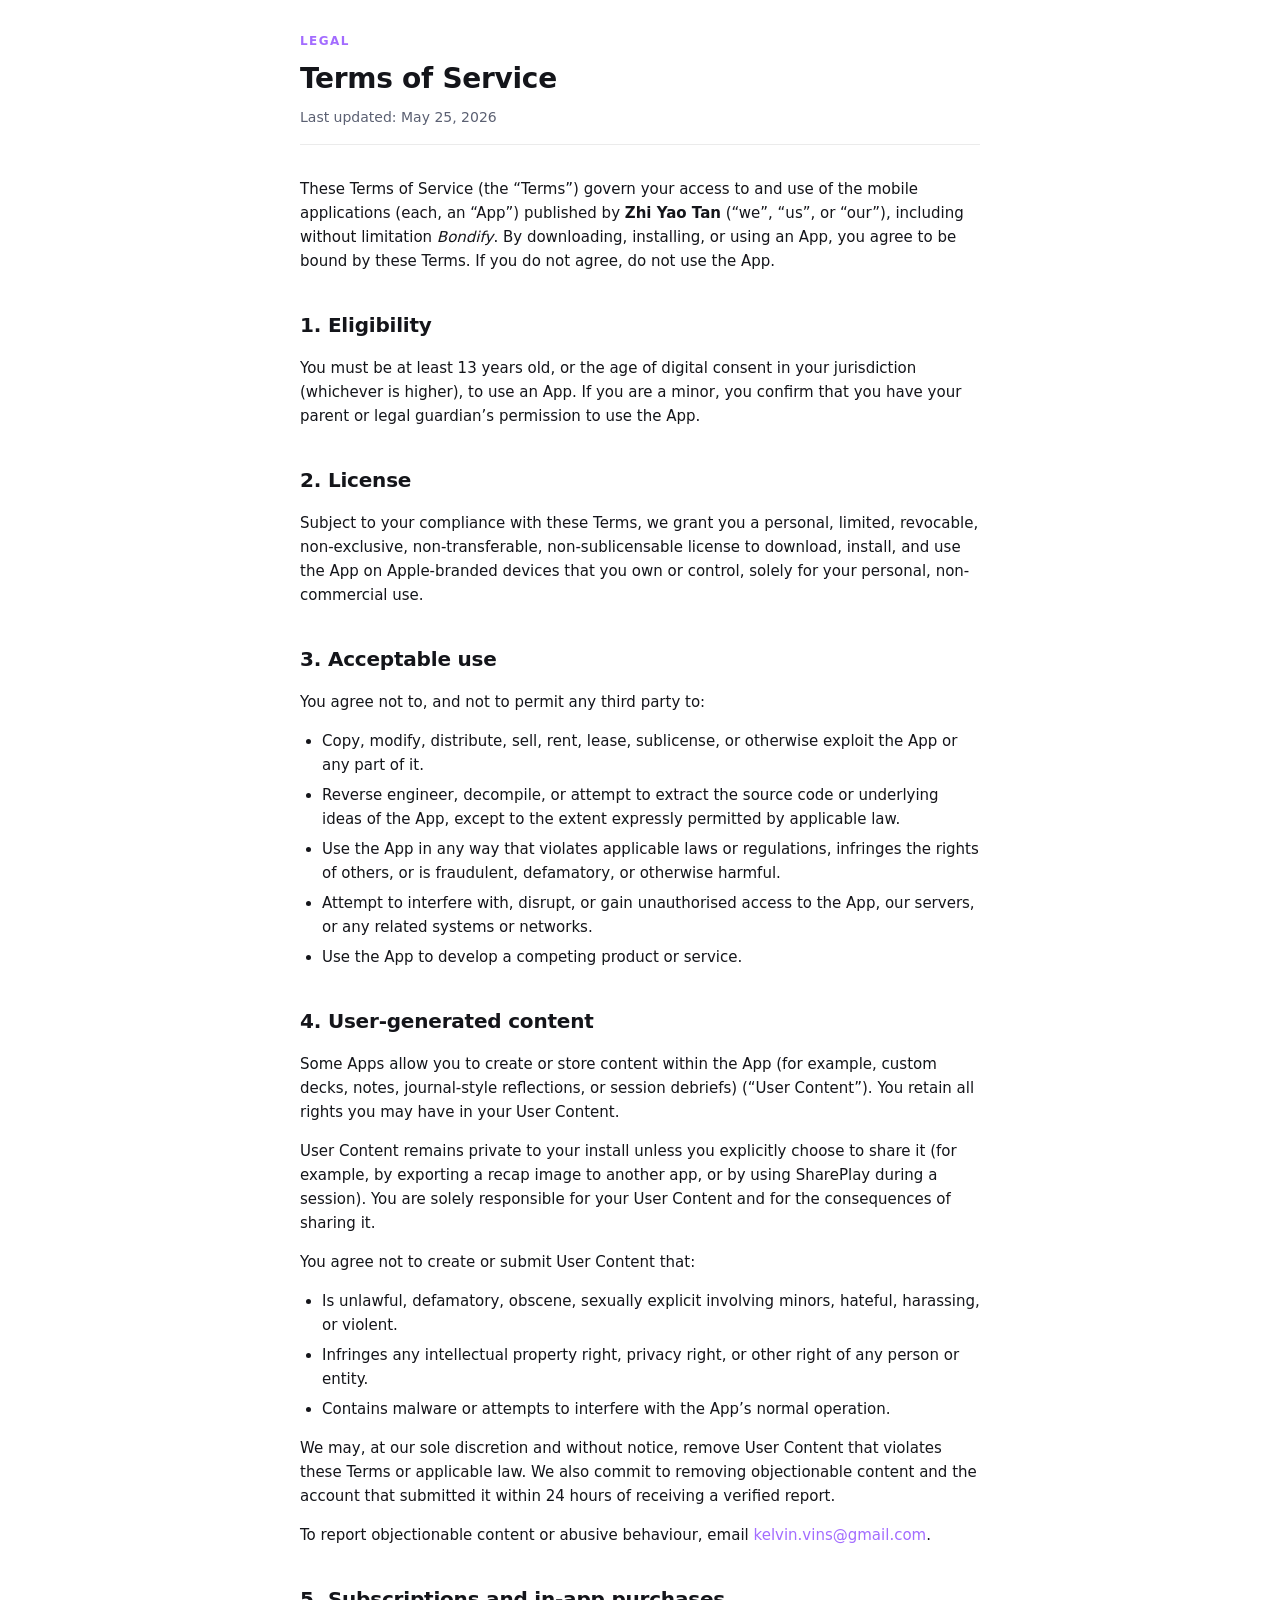
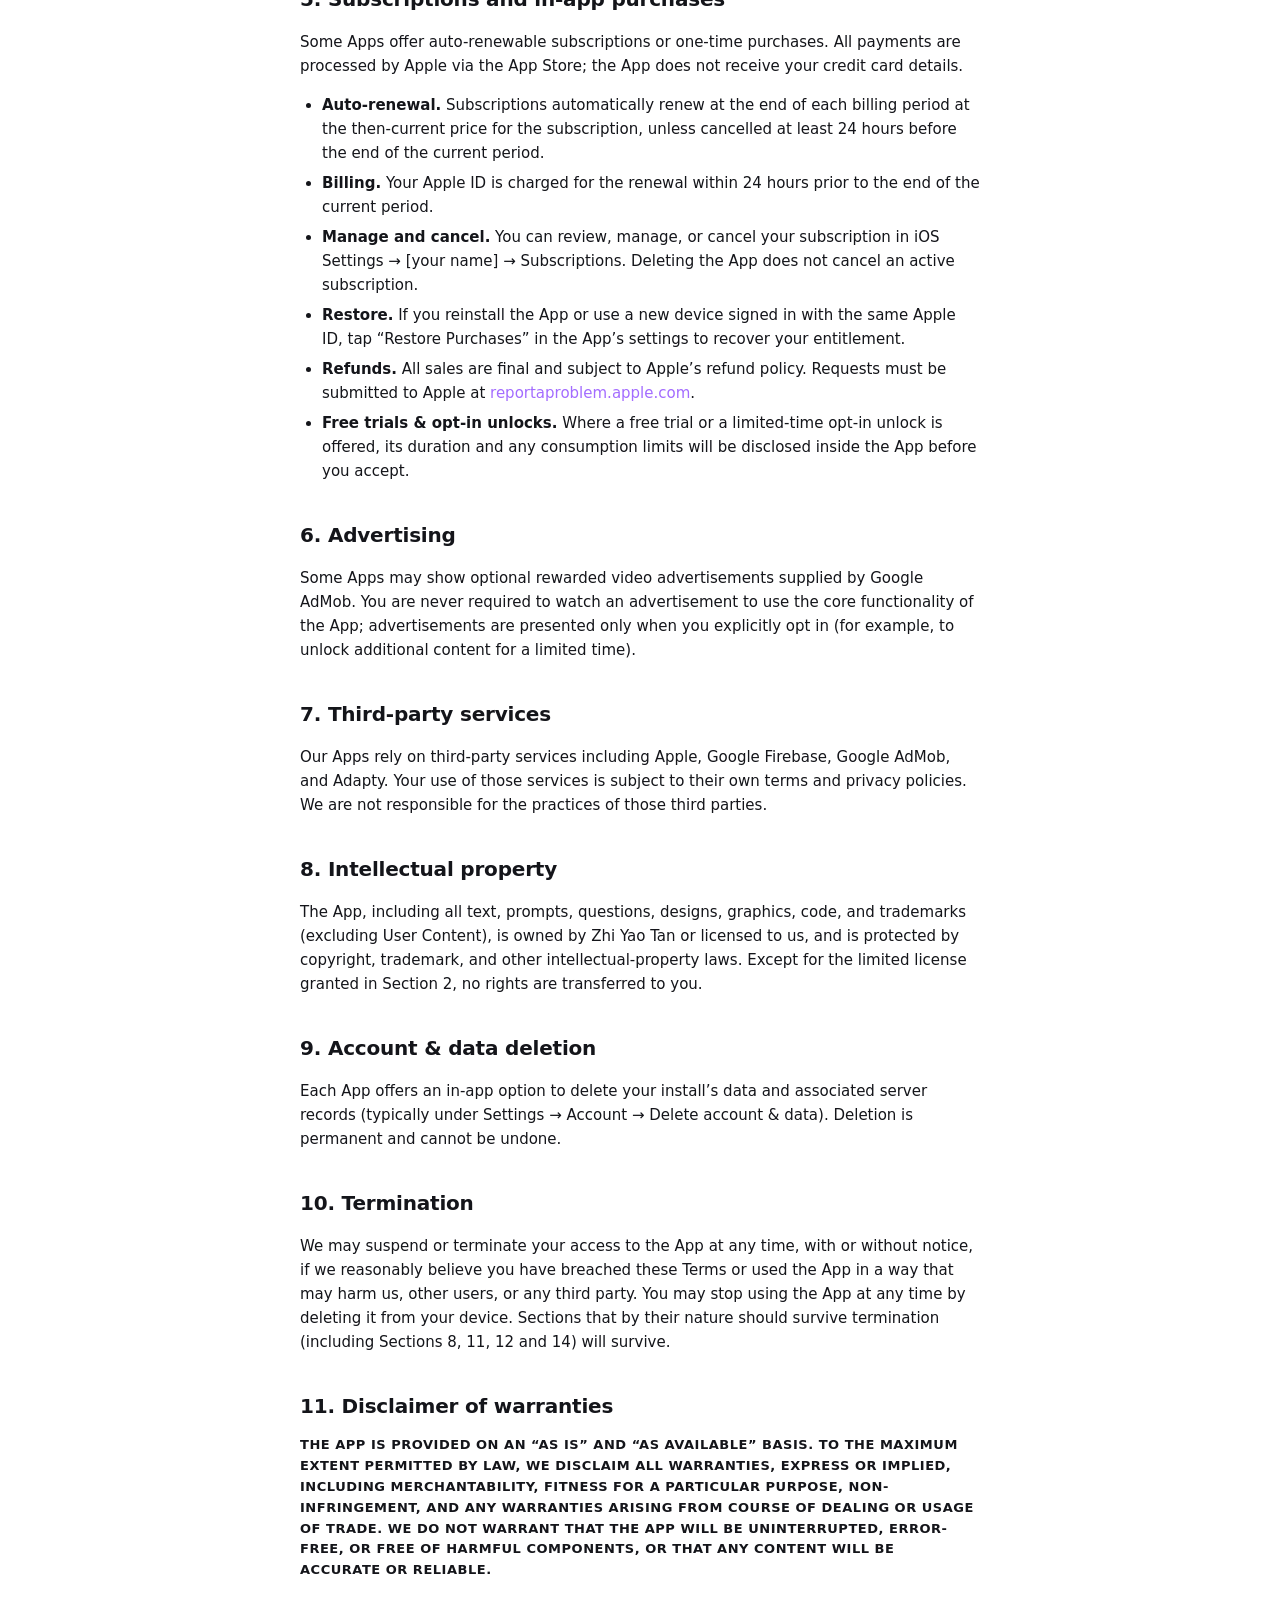
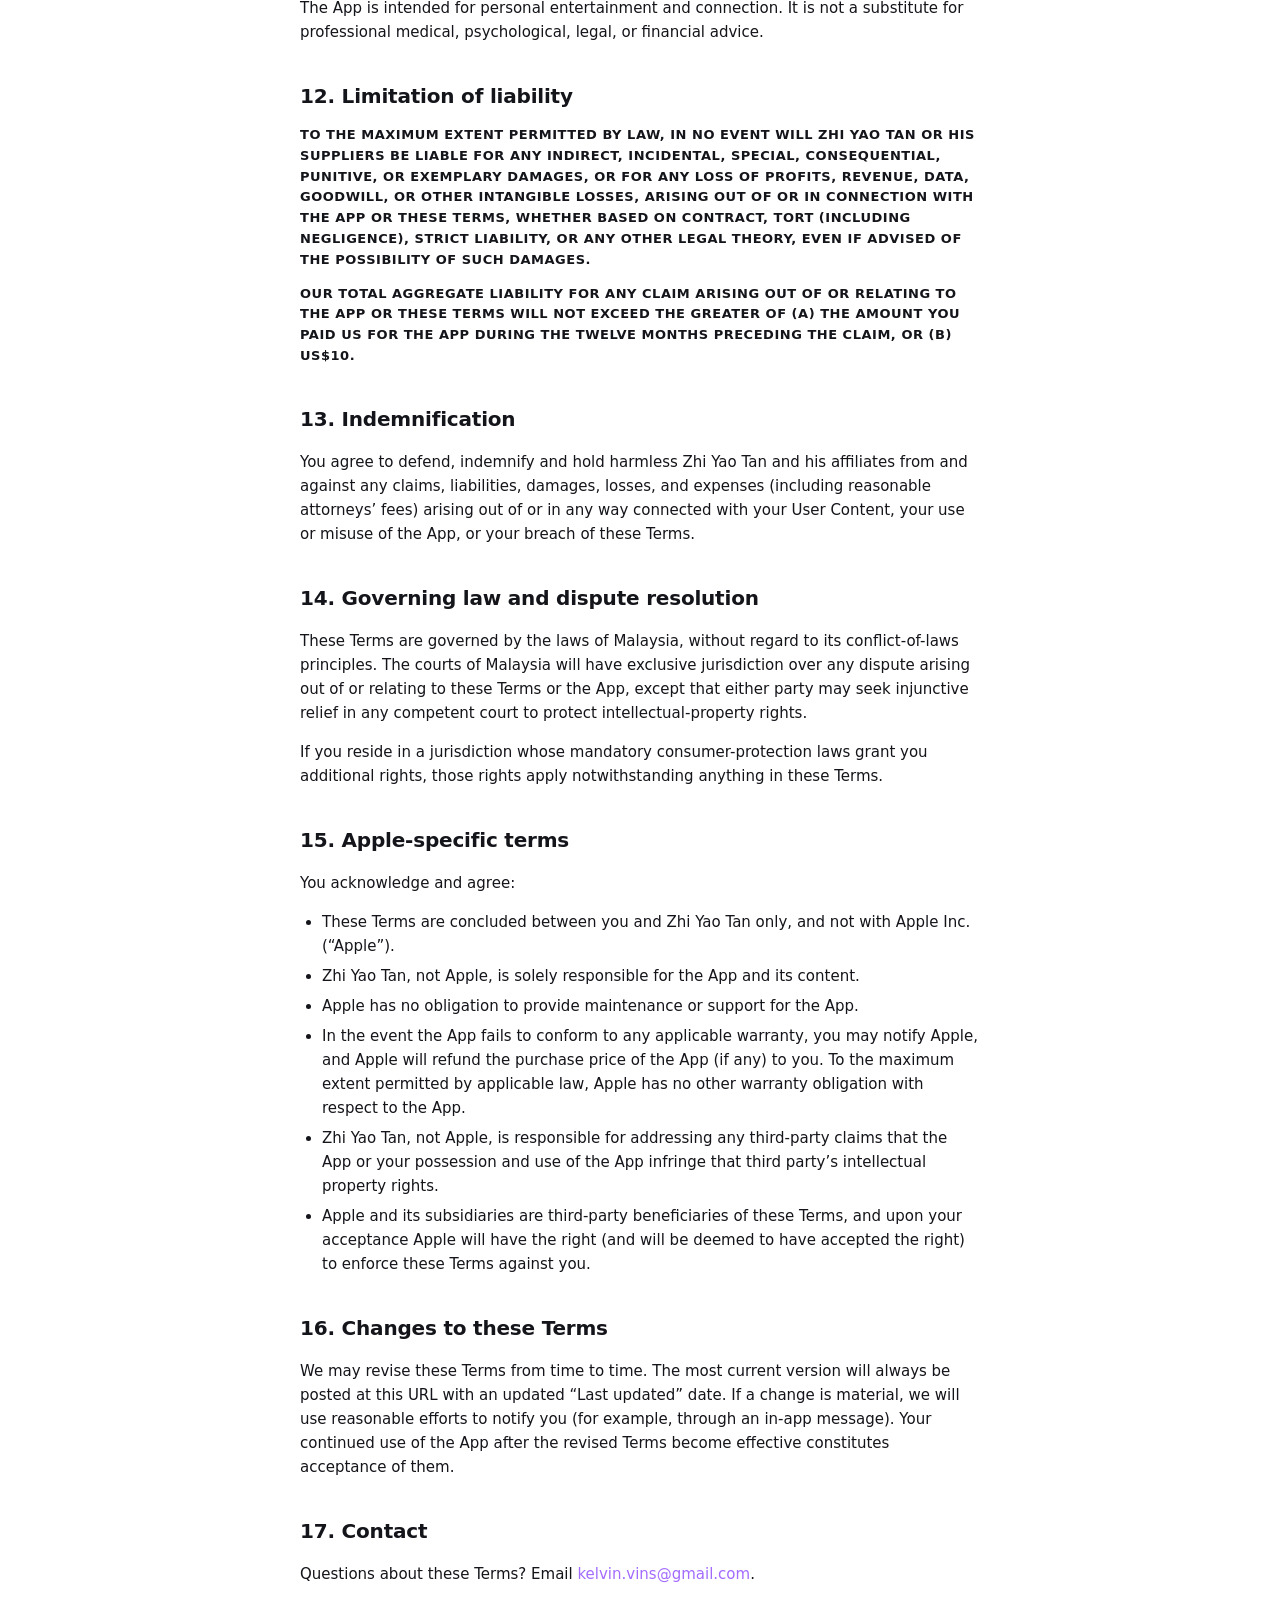
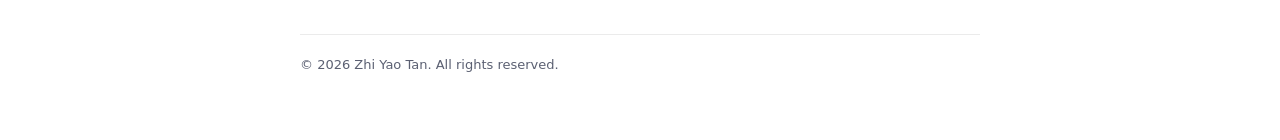
<file: terms-and-condition.html>
<!DOCTYPE html>
<html lang="en">
<head>
<meta charset="UTF-8" />
<meta name="viewport" content="width=device-width, initial-scale=1, viewport-fit=cover" />
<title>Terms of Service</title>
<style>
  :root {
    color-scheme: light dark;
    --bg: #ffffff;
    --surface: #f6f6f8;
    --text: #14151a;
    --text-secondary: #5b6072;
    --accent: #A36CFF;
    --border: rgba(0, 0, 0, 0.08);
  }
  @media (prefers-color-scheme: dark) {
    :root {
      --bg: #0d0d12;
      --surface: #1a1b22;
      --text: #f3f4f8;
      --text-secondary: #9aa0b3;
      --border: rgba(255, 255, 255, 0.08);
    }
  }
  * { box-sizing: border-box; }
  html, body {
    margin: 0;
    padding: 0;
    background: var(--bg);
    color: var(--text);
    font-family: -apple-system, BlinkMacSystemFont, "SF Pro Text", "Segoe UI", system-ui, sans-serif;
    font-size: 16px;
    line-height: 1.6;
    -webkit-font-smoothing: antialiased;
  }
  main {
    max-width: 720px;
    margin: 0 auto;
    padding: 32px 20px 64px;
  }
  header {
    border-bottom: 1px solid var(--border);
    padding-bottom: 16px;
    margin-bottom: 32px;
  }
  header .eyebrow {
    text-transform: uppercase;
    letter-spacing: 0.12em;
    font-size: 12px;
    font-weight: 700;
    color: var(--accent);
  }
  h1 {
    margin: 6px 0 4px;
    font-size: 28px;
    font-weight: 800;
    letter-spacing: -0.01em;
  }
  .updated {
    color: var(--text-secondary);
    font-size: 14px;
  }
  h2 {
    margin-top: 36px;
    margin-bottom: 8px;
    font-size: 20px;
    font-weight: 700;
    letter-spacing: -0.01em;
  }
  h3 {
    margin-top: 22px;
    margin-bottom: 4px;
    font-size: 16px;
    font-weight: 700;
  }
  p, ul {
    color: var(--text);
    font-size: 15px;
  }
  ul { padding-left: 22px; }
  li { margin-bottom: 6px; }
  a {
    color: var(--accent);
    text-decoration: none;
  }
  a:hover { text-decoration: underline; }
  .callout {
    background: var(--surface);
    border: 1px solid var(--border);
    border-radius: 14px;
    padding: 14px 16px;
    margin: 16px 0;
    font-size: 14px;
    color: var(--text-secondary);
  }
  .upper {
    text-transform: uppercase;
    font-size: 13px;
    letter-spacing: 0.04em;
    font-weight: 700;
  }
  footer {
    margin-top: 48px;
    padding-top: 20px;
    border-top: 1px solid var(--border);
    color: var(--text-secondary);
    font-size: 13px;
  }
</style>
</head>
<body>
<main>
  <header>
    <div class="eyebrow">Legal</div>
    <h1>Terms of Service</h1>
    <div class="updated">Last updated: May 25, 2026</div>
  </header>

  <p>
    These Terms of Service (the &ldquo;Terms&rdquo;) govern your access to and
    use of the mobile applications (each, an &ldquo;App&rdquo;) published by
    <strong>Zhi Yao Tan</strong> (&ldquo;we&rdquo;, &ldquo;us&rdquo;, or
    &ldquo;our&rdquo;), including without limitation <em>Bondify</em>. By
    downloading, installing, or using an App, you agree to be bound by these
    Terms. If you do not agree, do not use the App.
  </p>

  <h2>1. Eligibility</h2>
  <p>
    You must be at least 13 years old, or the age of digital consent in your
    jurisdiction (whichever is higher), to use an App. If you are a minor,
    you confirm that you have your parent or legal guardian&rsquo;s permission
    to use the App.
  </p>

  <h2>2. License</h2>
  <p>
    Subject to your compliance with these Terms, we grant you a personal,
    limited, revocable, non-exclusive, non-transferable, non-sublicensable
    license to download, install, and use the App on Apple-branded devices
    that you own or control, solely for your personal, non-commercial use.
  </p>

  <h2>3. Acceptable use</h2>
  <p>You agree not to, and not to permit any third party to:</p>
  <ul>
    <li>Copy, modify, distribute, sell, rent, lease, sublicense, or otherwise
        exploit the App or any part of it.</li>
    <li>Reverse engineer, decompile, or attempt to extract the source code or
        underlying ideas of the App, except to the extent expressly permitted
        by applicable law.</li>
    <li>Use the App in any way that violates applicable laws or regulations,
        infringes the rights of others, or is fraudulent, defamatory, or
        otherwise harmful.</li>
    <li>Attempt to interfere with, disrupt, or gain unauthorised access to the
        App, our servers, or any related systems or networks.</li>
    <li>Use the App to develop a competing product or service.</li>
  </ul>

  <h2>4. User-generated content</h2>
  <p>
    Some Apps allow you to create or store content within the App (for example,
    custom decks, notes, journal-style reflections, or session debriefs)
    (&ldquo;User Content&rdquo;). You retain all rights you may have in your
    User Content.
  </p>
  <p>
    User Content remains private to your install unless you explicitly choose
    to share it (for example, by exporting a recap image to another app, or by
    using SharePlay during a session). You are solely responsible for your
    User Content and for the consequences of sharing it.
  </p>
  <p>
    You agree not to create or submit User Content that:
  </p>
  <ul>
    <li>Is unlawful, defamatory, obscene, sexually explicit involving minors,
        hateful, harassing, or violent.</li>
    <li>Infringes any intellectual property right, privacy right, or other
        right of any person or entity.</li>
    <li>Contains malware or attempts to interfere with the App&rsquo;s normal
        operation.</li>
  </ul>
  <p>
    We may, at our sole discretion and without notice, remove User Content that
    violates these Terms or applicable law. We also commit to removing
    objectionable content and the account that submitted it within
    24&nbsp;hours of receiving a verified report.
  </p>
  <p>
    To report objectionable content or abusive behaviour, email
    <a href="mailto:kelvin.vins@gmail.com">kelvin.vins@gmail.com</a>.
  </p>

  <h2>5. Subscriptions and in-app purchases</h2>
  <p>
    Some Apps offer auto-renewable subscriptions or one-time purchases. All
    payments are processed by Apple via the App Store; the App does not
    receive your credit card details.
  </p>
  <ul>
    <li><strong>Auto-renewal.</strong> Subscriptions automatically renew at the
        end of each billing period at the then-current price for the
        subscription, unless cancelled at least 24&nbsp;hours before the end
        of the current period.</li>
    <li><strong>Billing.</strong> Your Apple ID is charged for the renewal
        within 24&nbsp;hours prior to the end of the current period.</li>
    <li><strong>Manage and cancel.</strong> You can review, manage, or cancel
        your subscription in iOS Settings &rarr; [your name] &rarr;
        Subscriptions. Deleting the App does not cancel an active
        subscription.</li>
    <li><strong>Restore.</strong> If you reinstall the App or use a new device
        signed in with the same Apple ID, tap &ldquo;Restore Purchases&rdquo;
        in the App&rsquo;s settings to recover your entitlement.</li>
    <li><strong>Refunds.</strong> All sales are final and subject to
        Apple&rsquo;s refund policy. Requests must be submitted to Apple at
        <a href="https://reportaproblem.apple.com" target="_blank" rel="noopener">reportaproblem.apple.com</a>.</li>
    <li><strong>Free trials &amp; opt-in unlocks.</strong> Where a free trial or
        a limited-time opt-in unlock is offered, its duration and any
        consumption limits will be disclosed inside the App before you accept.</li>
  </ul>

  <h2>6. Advertising</h2>
  <p>
    Some Apps may show optional rewarded video advertisements supplied by
    Google AdMob. You are never required to watch an advertisement to use the
    core functionality of the App; advertisements are presented only when you
    explicitly opt in (for example, to unlock additional content for a limited
    time).
  </p>

  <h2>7. Third-party services</h2>
  <p>
    Our Apps rely on third-party services including Apple, Google Firebase,
    Google AdMob, and Adapty. Your use of those services is subject to their
    own terms and privacy policies. We are not responsible for the practices of
    those third parties.
  </p>

  <h2>8. Intellectual property</h2>
  <p>
    The App, including all text, prompts, questions, designs, graphics, code,
    and trademarks (excluding User Content), is owned by Zhi Yao Tan or
    licensed to us, and is protected by copyright, trademark, and other
    intellectual-property laws. Except for the limited license granted in
    Section 2, no rights are transferred to you.
  </p>

  <h2>9. Account &amp; data deletion</h2>
  <p>
    Each App offers an in-app option to delete your install&rsquo;s data and
    associated server records (typically under Settings &rarr; Account
    &rarr; Delete account &amp; data). Deletion is permanent and cannot be
    undone.
  </p>

  <h2>10. Termination</h2>
  <p>
    We may suspend or terminate your access to the App at any time, with or
    without notice, if we reasonably believe you have breached these Terms or
    used the App in a way that may harm us, other users, or any third party.
    You may stop using the App at any time by deleting it from your device.
    Sections that by their nature should survive termination (including
    Sections 8, 11, 12 and 14) will survive.
  </p>

  <h2>11. Disclaimer of warranties</h2>
  <p class="upper">
    The App is provided on an &ldquo;as is&rdquo; and &ldquo;as
    available&rdquo; basis. To the maximum extent permitted by law, we
    disclaim all warranties, express or implied, including merchantability,
    fitness for a particular purpose, non-infringement, and any warranties
    arising from course of dealing or usage of trade. We do not warrant that
    the App will be uninterrupted, error-free, or free of harmful components,
    or that any content will be accurate or reliable.
  </p>
  <p>
    The App is intended for personal entertainment and connection. It is not a
    substitute for professional medical, psychological, legal, or financial
    advice.
  </p>

  <h2>12. Limitation of liability</h2>
  <p class="upper">
    To the maximum extent permitted by law, in no event will Zhi Yao Tan or
    his suppliers be liable for any indirect, incidental, special,
    consequential, punitive, or exemplary damages, or for any loss of profits,
    revenue, data, goodwill, or other intangible losses, arising out of or in
    connection with the App or these Terms, whether based on contract, tort
    (including negligence), strict liability, or any other legal theory, even
    if advised of the possibility of such damages.
  </p>
  <p class="upper">
    Our total aggregate liability for any claim arising out of or relating to
    the App or these Terms will not exceed the greater of (a) the amount you
    paid us for the App during the twelve months preceding the claim, or
    (b) US$10.
  </p>

  <h2>13. Indemnification</h2>
  <p>
    You agree to defend, indemnify and hold harmless Zhi Yao Tan and his
    affiliates from and against any claims, liabilities, damages, losses, and
    expenses (including reasonable attorneys&rsquo; fees) arising out of or in
    any way connected with your User Content, your use or misuse of the App,
    or your breach of these Terms.
  </p>

  <h2>14. Governing law and dispute resolution</h2>
  <p>
    These Terms are governed by the laws of Malaysia, without regard to its
    conflict-of-laws principles. The courts of Malaysia will have exclusive
    jurisdiction over any dispute arising out of or relating to these Terms or
    the App, except that either party may seek injunctive relief in any
    competent court to protect intellectual-property rights.
  </p>
  <p>
    If you reside in a jurisdiction whose mandatory consumer-protection laws
    grant you additional rights, those rights apply notwithstanding anything
    in these Terms.
  </p>

  <h2>15. Apple-specific terms</h2>
  <p>
    You acknowledge and agree:
  </p>
  <ul>
    <li>These Terms are concluded between you and Zhi Yao Tan only, and not
        with Apple Inc. (&ldquo;Apple&rdquo;).</li>
    <li>Zhi Yao Tan, not Apple, is solely responsible for the App and its
        content.</li>
    <li>Apple has no obligation to provide maintenance or support for the
        App.</li>
    <li>In the event the App fails to conform to any applicable warranty, you
        may notify Apple, and Apple will refund the purchase price of the App
        (if any) to you. To the maximum extent permitted by applicable law,
        Apple has no other warranty obligation with respect to the App.</li>
    <li>Zhi Yao Tan, not Apple, is responsible for addressing any third-party
        claims that the App or your possession and use of the App infringe
        that third party&rsquo;s intellectual property rights.</li>
    <li>Apple and its subsidiaries are third-party beneficiaries of these
        Terms, and upon your acceptance Apple will have the right (and will be
        deemed to have accepted the right) to enforce these Terms against you.</li>
  </ul>

  <h2>16. Changes to these Terms</h2>
  <p>
    We may revise these Terms from time to time. The most current version will
    always be posted at this URL with an updated &ldquo;Last updated&rdquo;
    date. If a change is material, we will use reasonable efforts to notify
    you (for example, through an in-app message). Your continued use of the
    App after the revised Terms become effective constitutes acceptance of
    them.
  </p>

  <h2>17. Contact</h2>
  <p>
    Questions about these Terms? Email
    <a href="mailto:kelvin.vins@gmail.com">kelvin.vins@gmail.com</a>.
  </p>

  <footer>
    &copy; 2026 Zhi Yao Tan. All rights reserved.
  </footer>
</main>
</body>
</html>
</file>
<file: _kelvapp/assets/social/instagram.css>
.instagram-section{border-top:1px solid #dcd9df;padding:40px 0 55px;display:grid;grid-template-columns:minmax(0,.9fr) minmax(0,1.1fr);gap:38px;align-items:start}.instagram-intro{max-width:570px}.instagram-intro h2{font-size:42px;line-height:1.2}.instagram-intro>p{font-size:17px;color:#555760;line-height:1.8}.instagram-intro .instagram-privacy,.instagram-status{font-size:13px;line-height:1.7}.instagram-load{font:700 14px/1.5 Arial,sans-serif;min-height:48px;padding:12px 18px;border:1px solid var(--accent);border-radius:6px;background:var(--accent);color:#fff;cursor:pointer}.instagram-load:focus-visible{outline:3px solid var(--accent);outline-offset:4px}.instagram-load:disabled{cursor:default;background:#555760;border-color:#555760}.instagram-preview{width:100%;max-width:658px;min-width:0}.instagram-preview .instagram-media{min-width:0!important;max-width:100%!important;width:100%!important;margin:0!important;box-sizing:border-box}.instagram-preview iframe{max-width:100%!important;min-width:0!important}.instagram-preview[hidden],.instagram-load[hidden]{display:none}.instagram-preview blockquote{margin:0;padding:22px;border:1px solid #dcd9df;border-radius:8px;background:#fff}.instagram-preview a{overflow-wrap:anywhere}.instagram-status:empty{display:none}@media(max-width:800px){.instagram-section{grid-template-columns:1fr;gap:24px}}@media(max-width:650px){.instagram-section{padding:30px 0 40px}.instagram-intro h2{font-size:36px}}

.instagram-intro h2{letter-spacing:-.035em}.instagram-intro .eyebrow{color:var(--accent);font-size:12px;line-height:1.4}.instagram-intro>p{margin-top:16px}.instagram-intro .instagram-privacy{font-size:13px}.instagram-load{margin-top:18px;border-radius:9px}.instagram-section{margin-bottom:0;padding-top:70px;padding-bottom:70px}.instagram-intro h2{font-size:clamp(29px,3vw,42px)}

.instagram-section.wrap{padding-left:28px;padding-right:28px}@media(max-width:600px){.instagram-section.wrap{padding-left:22px;padding-right:22px}}
</file>
<file: _kelvapp/assets/guides/guide.css>
*{box-sizing:border-box}html{scroll-behavior:smooth}body{margin:0;background:#f7f7f0;color:#20372e;font:18px/1.7 -apple-system,BlinkMacSystemFont,"Segoe UI",sans-serif}a{color:#245b44;text-underline-offset:.2em}a:hover{color:#111f18}a:focus-visible{outline:3px solid #587b25;outline-offset:5px}.wrap{width:min(1120px,calc(100% - 48px));margin:auto}.site-header{display:flex;flex-wrap:wrap;align-items:center;justify-content:space-between;gap:20px;padding:24px 0;border-bottom:1px solid #d9e0d5}.brand{font-size:25px;font-weight:750;letter-spacing:-1px;text-decoration:none}.site-header nav{display:flex;gap:22px;font-size:15px}.skip{position:absolute;top:-80px;left:20px;background:white;padding:10px;z-index:10}.skip:focus{top:10px}.crumb{font-size:14px;margin:28px 0 18px;color:#53675b}.article-head{max-width:900px;padding:16px 0 26px}.eyebrow{font-size:12px;font-weight:750;letter-spacing:.13em;text-transform:uppercase;color:#536b40}h1{font-size:clamp(35px,5.1vw,60px);line-height:1.1;letter-spacing:-.045em;margin:12px 0 22px;overflow-wrap:break-word}h2{font-size:clamp(25px,3vw,33px);line-height:1.22;letter-spacing:-.025em;margin:48px 0 18px}h3{font-size:22px;line-height:1.3;margin:30px 0 14px}.dek{font-size:21px;line-height:1.5;max-width:780px;color:#486050}.byline{font-size:14px;color:#59695e}.hero{margin:0 0 44px}.hero img{display:block;width:100%;height:auto;aspect-ratio:2/1;object-fit:cover;border-radius:18px;background:#dce4d5}.hero figcaption{font-size:12px;color:#607065;margin:10px 0}.article-layout{display:grid;grid-template-columns:minmax(0,740px) 1fr;gap:64px;align-items:start}.article-body p{margin:0 0 22px}.article-body h2:first-child{margin-top:0}.article-body li{margin:10px 0}.article-body strong{font-weight:700}.article-body blockquote{border-left:3px solid #a5b86a;margin:24px 0;padding:10px 24px;background:#edf1e7}.article-body code{font-size:.85em;background:#e8ecdf;padding:2px 5px;border-radius:4px;overflow-wrap:anywhere}.article-body pre{white-space:pre-wrap;overflow-wrap:anywhere}.sidebar{position:sticky;top:25px;background:#e9eedf;padding:24px;border-radius:14px;font-size:14px}.sidebar h2{font-size:17px;margin:0 0 16px;letter-spacing:0}.sidebar ol{padding-left:20px;margin:0}.sidebar li{margin:10px 0}.sidebar a{text-decoration:none}.next{margin:50px 0 32px;padding:28px;border-radius:15px;background:#20372e;color:#f7f7f0}.next h2{font-size:25px;margin:0 0 12px;color:inherit}.next p{margin:0 0 18px}.next a{color:#dcef9a}.foot{font-size:14px;border-top:1px solid #d9e0d5;margin-top:64px;padding:24px 0 38px;display:flex;justify-content:space-between;gap:18px;flex-wrap:wrap}.cards{display:grid;grid-template-columns:repeat(3,minmax(0,1fr));gap:24px}.card{border:1px solid #d7dfd0;border-radius:16px;overflow:hidden;background:white}.card img{width:100%;height:auto;aspect-ratio:16/9;object-fit:cover;display:block}.card-inner{padding:22px}.card h2{font-size:24px;margin:10px 0 14px}.card p{font-size:15px;line-height:1.55;margin:0 0 16px}.card .eyebrow{font-size:11px;margin:0}.card a{font-weight:650}.index-head{padding:50px 0 30px;max-width:800px}.more{padding-top:20px}.more li{margin:8px 0}@media(max-width:950px){.article-layout{grid-template-columns:minmax(0,1fr);gap:0}.sidebar{display:none}.article-body{max-width:760px}.cards{grid-template-columns:repeat(2,minmax(0,1fr))}}@media(max-width:600px){body{font-size:17px}.wrap{width:calc(100% - 32px)}.site-header{padding:20px 0}.site-header nav{gap:14px;font-size:14px}.article-head{padding:8px 0 20px}.dek{font-size:19px}.hero{margin-bottom:32px}.hero img{aspect-ratio:4/3;border-radius:12px}.cards{grid-template-columns:1fr}.index-head{padding-top:30px}.next{padding:22px}.foot{margin-top:45px}}@media(prefers-reduced-motion:reduce){html{scroll-behavior:auto}}
/* Mobile touch targets; article inline links keep their normal reading flow. */
@media (max-width: 600px) {
  .site-header nav { flex-wrap: wrap; gap: 4px 20px; width: 100%; }
  .site-header .brand, .site-header nav a { display: inline-flex; align-items: center; min-height: 44px; }
  .foot a { display: inline-flex; align-items: center; min-height: 44px; }
  .article-layout > *, .cards > * { min-width: 0; }
  .article-body a, .crumb { overflow-wrap: anywhere; }
}
</file>
